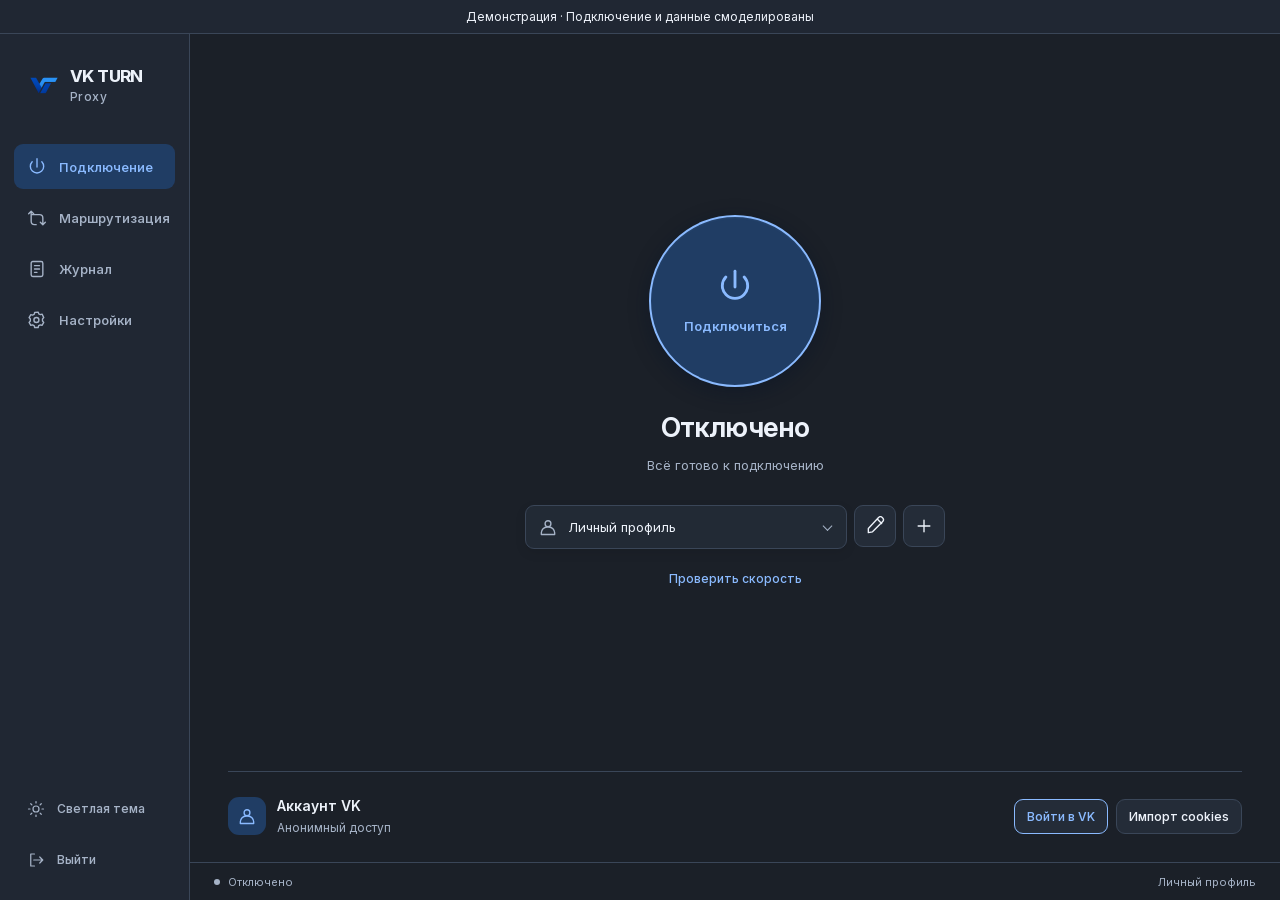
<file: index.html>
<!doctype html>
<html lang="en" data-theme="light">
  <head>
    <meta charset="UTF-8" />
    <meta name="viewport" content="width=device-width, initial-scale=1" />
    <meta name="color-scheme" content="light dark" />
    <title>VK TURN Proxy</title>
    <link rel="icon" href="logo.png" type="image/png" />
    <script>
      try {
        const theme = localStorage.getItem('vkturn.theme');
        if (theme === 'light' || theme === 'dark') document.documentElement.dataset.theme = theme;
      } catch (_) {}
    </script>
    <link rel="preload" href="fonts/InterVariable.woff2" as="font" type="font/woff2" crossorigin />
    <link rel="stylesheet" href="controls.css" />
    <link rel="stylesheet" href="styles.css" />
    <link rel="stylesheet" href="routing.css" />
    <link rel="stylesheet" href="demo.css" />
  </head>
  <body>
    <div class="app-shell">
      <aside class="sidebar">
        <div class="brand">
          <img class="brand-logo" src="logo.png" alt="" width="32" height="32" />
          <div class="brand-name">VK TURN<span>Proxy</span></div>
        </div>
        <nav aria-label="Navigation" data-i18n-aria="navigation">
          <button class="nav-item active" data-page="connection" aria-current="page">
            <span data-icon="power"></span><span data-i18n="connection">Connection</span>
          </button>
          <button class="nav-item" data-page="routing">
            <span data-icon="routing"></span><span data-i18n="routing">Routing</span>
          </button>
          <button class="nav-item" data-page="logs">
            <span data-icon="log"></span><span data-i18n="logs">Log</span>
          </button>
          <button class="nav-item" data-page="settings">
            <span data-icon="settings"></span><span data-i18n="settings">Settings</span>
          </button>
        </nav>
        <div class="sidebar-bottom">
          <button id="theme-toggle" class="nav-item">
            <span id="theme-icon" data-icon="moon"></span><span id="theme-label">Dark theme</span>
          </button>
          <button id="exit" class="nav-item">
            <span data-icon="exit"></span><span data-i18n="exit">Exit</span>
          </button>
        </div>
      </aside>

      <main>
        <div
          id="notifications"
          class="notifications"
          aria-live="polite"
          aria-relevant="additions text"
          data-i18n-aria="notifications"
          aria-label="Notifications"
        ></div>
        <section
          id="connection-page"
          class="page connection-page"
          aria-label="Connection"
          data-i18n-aria="connection"
        >
          <div class="connection-core">
            <button type="button" class="power-orbit" id="power-orbit" disabled aria-label="Connect">
              <span class="power-flash" aria-hidden="true"><span id="power-flash-band"></span></span>
              <span class="power-symbol" data-icon="power" aria-hidden="true"></span>
              <span id="connect-label">Connect</span>
              <span class="orbit-spinner" aria-hidden="true"></span>
            </button>
            <h1 id="connection-status" aria-live="polite">Disconnected</h1>
            <p id="connection-hint" class="status-hint">Select a profile to connect</p>
            <div class="profile-controls">
              <label class="sr-only" for="profile-choice" data-i18n="profile">Profile</label>
              <div class="profile-select">
                <span data-icon="profile"></span
                ><select id="profile-choice">
                  <option value="">Add a profile</option>
                </select>
              </div>
              <button
                id="edit-profile"
                class="icon-button"
                data-i18n-aria="editProfile"
                aria-label="Edit profile"
              >
                <span data-icon="edit"></span>
              </button>
              <button
                id="add-profile"
                class="icon-button"
                data-i18n-aria="addProfile"
                aria-label="Add profile"
              >
                <span data-icon="plus"></span>
              </button>
            </div>
            <button id="speed-open" class="text-button speed-open" data-i18n="speedTitle">Speed test</button>
            <p id="speed-summary" class="speed-summary" hidden></p>
          </div>
          <div class="account-section">
            <div class="account-identity">
              <span class="account-avatar" data-icon="profile"></span>
              <div>
                <h2 data-i18n="vkAccount">VK account</h2>
                <p id="vk-status">Anonymous access</p>
              </div>
            </div>
            <div class="account-actions">
              <button id="vk-login" class="secondary" data-i18n="login">Sign in to VK</button
              ><button id="cookies-open" class="secondary" data-i18n="cookies">Import cookies</button
              ><button id="vk-logout" class="text-button" data-i18n="logout" hidden>Sign out</button>
            </div>
          </div>
        </section>

        <section id="logs-page" class="page" hidden>
          <header class="page-heading">
            <div>
              <h1 data-i18n="logs">Log</h1>
              <p data-i18n="logsHint">Connection events and diagnostics</p>
            </div>
            <button id="clear-logs" class="secondary" data-i18n="clear" hidden>Clear</button>
          </header>
          <div
            id="log-output"
            class="log-output"
            tabindex="0"
            role="region"
            aria-label="Connection log"
            data-i18n-aria="connectionLog"
          >
            <div id="log-lines"></div>
            <p id="logs-empty" class="empty-log" data-i18n="noLogs">Connection events will appear here.</p>
          </div>
          <div class="log-footer">
            <span id="log-count"></span
            ><button id="follow-log" class="text-button" data-i18n="latest" hidden>Go to latest</button>
          </div>
        </section>

        <section id="routing-page" class="page" hidden>
          <header class="page-heading"><h1 data-i18n="routing">Routing</h1></header>
          <label class="field"><span data-i18n="profile">Profile</span><select id="routing-profile"></select></label>
          <p id="routing-empty" class="routing-hint" data-i18n="routingAddProfile" hidden>Add a connection profile first.</p>
          <div id="routing-fields">
            <section class="routing-section">
              <h2 data-i18n="routingMode">Mode</h2>
              <div id="routing-mode" class="segmented-control routing-modes" role="group" data-segmented data-i18n-aria="routingMode" aria-label="Mode">
                <button type="button" data-value="" data-i18n="routingAll">All through VPN</button>
                <button type="button" data-value="exclude" data-i18n="routingExclude">VPN with exceptions</button>
                <button type="button" data-value="include" data-i18n="routingInclude">Selected through VPN</button>
              </div>
              <p id="routing-summary" class="routing-hint"></p>
            </section>
            <section id="routing-rules" class="routing-section">
              <div class="routing-row"><div><h2 data-i18n="routingGeoIP">GeoIP regions</h2><p class="routing-hint" data-i18n="routingGeoIPHint">IP address location by country</p></div><button type="button" class="secondary" data-routing-picker="geoip" data-i18n="routingChooseRegions">Choose regions</button></div>
              <div id="routing-selected-geoip" class="routing-selected"></div>
              <div class="routing-row"><div><h2 data-i18n="routingGeoSite">GeoSite sets</h2><p class="routing-hint" data-i18n="routingGeoSiteHint">Service domains and categories</p></div><button type="button" class="secondary" data-routing-picker="geosite" data-i18n="routingChooseSets">Choose sets</button></div>
              <div id="routing-selected-geosite" class="routing-selected"></div>
              <p class="routing-hint routing-domain-hint" data-i18n="routingDomainHint">Domain rules follow system DNS responses. Apps using their own encrypted DNS or cached addresses may bypass these rules. Routing supports IPv4.</p>
              <label class="field routing-custom"><span data-i18n="routingCustom">Custom domains, IP addresses and subnets</span><textarea id="routing-custom" rows="3" spellcheck="false" placeholder="example.org&#10;192.0.2.0/24&#10;203.0.113.10"></textarea></label>
              <label class="routing-check"><input type="checkbox" id="routing-local" /><span data-i18n="routingLocal">Local network always direct</span></label>
            </section>
            <section class="routing-section">
              <div class="routing-row"><h2 data-i18n="routingDatabases">Database updates</h2><button type="button" id="routing-sync" class="secondary" data-i18n="routingSync">Synchronize</button></div>
              <p class="routing-hint" data-i18n="routingSources">GeoIP and GeoSite from Loyalsoldier</p>
              <div class="routing-row routing-updates"><label class="routing-check"><input type="checkbox" id="routing-auto" /><span data-i18n="routingAuto">Update automatically every day</span></label><span id="routing-updated" class="routing-hint" role="status"></span></div>
            </section>
            <p id="routing-error" class="form-error" role="alert" hidden></p>
            <footer class="routing-footer"><span id="routing-save-hint" class="routing-hint" role="status"></span><button type="button" id="routing-save" class="primary" data-i18n="save">Save</button></footer>
          </div>
        </section>

        <section id="settings-page" class="page" hidden>
          <header class="page-heading">
            <div>
              <h1 data-i18n="settings">Settings</h1>
            </div>
          </header>
          <div class="settings-group">
            <div class="setting-row">
              <div>
                <h2 data-i18n="appearance">Appearance</h2>
                <p data-i18n="appearanceHint">Choose a comfortable palette</p>
              </div>
              <div
                id="theme-choice"
                class="segmented-control theme-options"
                role="group"
                data-segmented
                data-i18n-aria="appearance"
                aria-label="Appearance"
              >
                <button data-theme-choice="light" data-value="light">
                  <span data-icon="sun"></span><span data-i18n="light">Light</span></button
                ><button data-theme-choice="dark" data-value="dark">
                  <span data-icon="moon"></span><span data-i18n="dark">Dark</span>
                </button>
              </div>
            </div>
            <div class="setting-row">
              <label for="language"
                ><h2 data-i18n="language">Language</h2>
                <p data-i18n="languageHint">Applied immediately</p></label
              ><select id="language">
                <option value="en">English</option>
                <option value="ru">Русский</option>
              </select>
            </div>
          </div>
          <div class="settings-group">
            <div class="setting-row">
              <label for="autostart"
                ><h2 data-i18n="autostart">Launch at sign-in</h2>
                <p data-i18n="autostartHint">Open the app when you sign in</p></label
              ><input id="autostart" class="switch" type="checkbox" role="switch" />
            </div>
            <div class="setting-row">
              <div>
                <div class="field-label">
                  <h2 id="handshake-timeouts-label" data-i18n="handshakeTimeouts">Handshake timeouts, s</h2>
                  <span class="help">
                  <button type="button" class="help-button" aria-describedby="handshake-timeouts-help" data-i18n-aria="handshakeTimeouts" aria-label="Handshake timeouts, s"><span aria-hidden="true">i</span></button>
                  <span id="handshake-timeouts-help" class="help-tooltip" role="tooltip" data-i18n="handshakeTimeoutsHelp">Maximum wait for one transport handshake attempt, from 1 to 300 seconds. Applied on the next connection.</span>
                  </span>
                </div>
              </div>
              <div class="timeout-fields" role="group" aria-labelledby="handshake-timeouts-label">
                <label for="srtp-handshake-timeout">SRTP<input id="srtp-handshake-timeout" type="number" min="1" max="300" step="1" required aria-describedby="handshake-timeouts-help" /></label>
                <label for="dtls-handshake-timeout">DTLS<input id="dtls-handshake-timeout" type="number" min="1" max="300" step="1" required aria-describedby="handshake-timeouts-help" /></label>
                <label for="wrapa-handshake-timeout">WRAP-A<input id="wrapa-handshake-timeout" type="number" min="1" max="300" step="1" required aria-describedby="handshake-timeouts-help" /></label>
              </div>
            </div>
            <div class="setting-row">
              <label for="log-limit"
                ><h2 data-i18n="logLimit">Log line limit</h2>
                <p id="log-limit-hint"></p></label
              ><input
                id="log-limit"
                type="number"
                min="100"
                max="10000"
                step="100"
                value="1000"
                aria-describedby="log-limit-hint"
              />
            </div>
          </div>
        </section>
        <footer class="statusbar">
          <span class="status-dot" id="status-dot"></span><span id="footer-status">Disconnected</span
          ><span id="footer-traffic" class="footer-traffic" role="group" data-i18n-aria="liveTraffic" aria-label="Connection traffic" hidden>
            <span id="footer-download" class="footer-metric" role="img"></span>
            <span id="footer-upload" class="footer-metric" role="img"></span>
          </span><span id="footer-profile"></span>
        </footer>
      </main>
    </div>

    <dialog id="speed-dialog" aria-labelledby="speed-title">
      <header class="dialog-heading">
        <h2 id="speed-title" data-i18n="speedTitle">Speed test</h2>
        <button type="button" class="icon-button close-dialog" data-i18n-aria="close" aria-label="Close"><span data-icon="close"></span></button>
      </header>
      <div class="dialog-body">
        <label class="field"><span data-i18n="speedServer">Test server</span><select id="speed-server"></select></label>
        <p class="dialog-description" data-i18n="speedRouteHint">Uses current system routing. With split tunneling, the test server may connect directly.</p>
        <p id="speed-context" class="speed-summary"></p>
        <dl class="speed-results">
          <div>
            <dt id="speed-latency-label" data-i18n="speedLatency">Latency</dt>
            <dd><span id="speed-latency">—</span></dd>
          </div>
          <div>
            <dt id="speed-download-label" data-i18n="speedDownload">Download</dt>
            <dd><span id="speed-download">—</span><div id="speed-download-progress" class="speed-progress" role="progressbar" aria-valuemin="0" aria-valuemax="100" aria-valuenow="0" aria-labelledby="speed-download-label"><span class="speed-progress-fill"></span></div></dd>
          </div>
          <div>
            <dt id="speed-upload-label" data-i18n="speedUpload">Upload</dt>
            <dd><span id="speed-upload">—</span><div id="speed-upload-progress" class="speed-progress" role="progressbar" aria-valuemin="0" aria-valuemax="100" aria-valuenow="0" aria-labelledby="speed-upload-label"><span class="speed-progress-fill"></span></div></dd>
          </div>
        </dl>
        <p id="speed-phase" class="speed-summary" role="status" aria-live="polite"></p>
        <p id="speed-error" class="form-error" role="alert" hidden></p>
      </div>
      <footer class="dialog-footer"><button id="speed-start" type="button" class="primary" data-i18n="speedStart">Start test</button></footer>
    </dialog>

    <dialog id="profile-dialog" aria-labelledby="profile-title">
      <form id="profile-form">
        <header class="dialog-heading">
          <h2 id="profile-title">Connection profile</h2>
          <button type="button" class="icon-button close-dialog" data-i18n-aria="close" aria-label="Close">
            <span data-icon="close"></span>
          </button>
        </header>
        <div class="dialog-body">
          <label class="field"
            ><span data-i18n="profileName">Profile name</span
            ><input
              id="profile-name"
              name="name"
              maxlength="120"
              required
              autocomplete="off"
              data-i18n-placeholder="namePlaceholder"
              placeholder="Personal profile"
          /></label>
          <div
            id="profile-mode"
            class="segmented-control editor-tabs"
            role="group"
            data-segmented
            data-i18n-aria="profileFormat"
            aria-label="Profile format"
          >
            <button type="button" data-mode="link" data-value="link" data-i18n="profileLink">
              Link / JSON</button
            ><button type="button" data-mode="wireguard" data-value="wireguard" data-i18n="wireguard">
              WireGuard + VK call
            </button>
          </div>
          <div id="link-fields">
            <label class="field"
              ><span class="field-heading"
                ><span data-i18n="connectionLink">Connection link or JSON</span
                ><button
                  type="button"
                  class="text-button open-file"
                  data-target="profile-text"
                  data-i18n="openFile"
                >
                  Open file
                </button></span
              ><textarea
                id="profile-text"
                name="profileText"
                rows="5"
                spellcheck="false"
                placeholder="vkturnproxy://import?data=<base64 JSON>"
              ></textarea>
            </label>
          </div>
          <div id="wireguard-fields" hidden>
            <label class="field"
              ><span class="field-heading"
                ><span data-i18n="wgConfig">WireGuard configuration</span
                ><button
                  type="button"
                  class="text-button open-file"
                  data-target="wg-config"
                  data-i18n="openConf"
                >
                  Open .conf
                </button></span
              ><textarea
                id="wg-config"
                name="wgConfig"
                rows="4"
                spellcheck="false"
                placeholder="[Interface]&#10;PrivateKey = …&#10;Address = …&#10;&#10;[Peer]&#10;PublicKey = …&#10;Endpoint = …"
              ></textarea>
            </label>
            <label class="field"
              ><span data-i18n="vkCall">VK call link</span
              ><input
                id="vk-link"
                name="vkLink"
                placeholder="https://vk.com/call/join/…"
                autocomplete="off"
                spellcheck="false"
            /></label>
            <div class="field-pair">
              <label class="field"
                ><span>Endpoint</span
                ><input
                  id="endpoint"
                  name="endpoint"
                  placeholder="1.2.3.4:51820"
                  autocomplete="off"
                  spellcheck="false"
              /></label>
              <div class="field">
                <div class="field-label">
                  <label for="transport" data-i18n="transport">Transport</label>
                  <span class="help">
                    <button
                      type="button"
                      class="help-button"
                      aria-describedby="transport-help"
                      data-i18n-aria="transportHelp"
                      aria-label="Transport help"
                    >
                      <span aria-hidden="true">i</span>
                    </button>
                    <span id="transport-help" class="help-tooltip" role="tooltip" data-i18n="transportHint"
                      >Choose SRTP if the server uses the -srtp flag. Otherwise, choose DTLS.</span
                    >
                  </span>
                </div>
                <select id="transport" aria-describedby="transport-help">
                  <option value="srtp">SRTP</option>
                  <option value="dtls">DTLS</option>
                </select>
              </div>
            </div>
          </div>
          <div class="field">
            <div class="field-label">
              <label for="turn-transport" data-i18n="turnTransport">TURN connection</label>
              <span class="help">
                <button type="button" class="help-button" aria-describedby="turn-transport-help" data-i18n-aria="turnTransport" aria-label="TURN connection"><span aria-hidden="true">i</span></button>
                <span id="turn-transport-help" class="help-tooltip" role="tooltip" data-i18n="turnTransportHint">UDP can reduce latency when the network allows it. Reconnect to apply.</span>
              </span>
            </div>
            <select id="turn-transport" aria-describedby="turn-transport-help">
              <option value="" data-i18n="turnTransportProfile">From profile</option>
              <option value="tcp">TCP</option>
              <option value="udp">UDP</option>
            </select>
          </div>
          <div class="field">
            <div class="field-label">
              <label for="num-connections" data-i18n="numConnections">TURN connections</label>
              <span class="help">
                <button type="button" class="help-button" aria-describedby="num-connections-help" data-i18n-aria="numConnectionsHelp" aria-label="TURN connections help"><span aria-hidden="true">i</span></button>
                <span id="num-connections-help" class="help-tooltip" role="tooltip" data-i18n="numConnectionsHint">Recommended connection count is 30. Each channel uses a separate TURN allocation. Fewer channels reduce quota usage and may reduce speed. Error 486 on the first allocation means the server quota is already exhausted.</span>
              </span>
            </div>
            <input id="num-connections" type="number" min="1" max="120" step="1" value="30" required aria-describedby="num-connections-help" />
          </div>
          <div class="field">
            <div class="field-label">
              <label for="mtu">MTU</label>
              <span class="help">
                <button type="button" class="help-button" aria-describedby="mtu-help" data-i18n-aria="mtuHelp" aria-label="MTU help"><span aria-hidden="true">i</span></button>
                <span id="mtu-help" class="help-tooltip" role="tooltip" data-i18n="mtuHint">Recommended MTU is 1280 bytes. Maximum packet size inside the tunnel in bytes. Reconnect to apply.</span>
              </span>
            </div>
            <input id="mtu" type="number" min="1000" max="1400" step="1" value="1280" aria-describedby="mtu-help" required />
          </div>
          <p id="profile-error" class="form-error" role="alert" hidden></p>
        </div>
        <footer class="dialog-footer">
          <button id="delete-profile" type="button" class="text-button danger" data-i18n="deleteProfile">
            Delete profile</button
          ><span class="spacer"></span
          ><button type="button" class="secondary close-dialog" data-i18n="cancel">Cancel</button
          ><button type="submit" class="primary" data-i18n="save">Save</button>
        </footer>
      </form>
    </dialog>

    <dialog id="routing-picker" aria-labelledby="routing-picker-title">
      <form id="routing-picker-form">
        <header class="dialog-heading"><h2 id="routing-picker-title">GeoIP regions</h2><button type="button" class="icon-button close-dialog" data-i18n-aria="close" aria-label="Close"><span data-icon="close"></span></button></header>
        <div class="dialog-body routing-picker-body">
          <label class="field"><span data-i18n="routingSearch">Search</span><input id="routing-picker-search" type="search" autocomplete="off" data-i18n-placeholder="routingSearchHint" placeholder="Name or code…" /></label>
          <div id="routing-picker-list" role="group" data-i18n-aria="routingAvailable" aria-label="Available sets"></div>
        </div>
        <footer class="dialog-footer"><span id="routing-picker-count" class="routing-hint" aria-live="polite"></span><span class="spacer"></span><button type="button" class="secondary close-dialog" data-i18n="cancel">Cancel</button><button type="submit" class="primary" data-i18n="routingApply">Apply</button></footer>
      </form>
    </dialog>

    <dialog id="cookies-dialog" aria-labelledby="cookies-title">
      <form id="cookies-form">
        <header class="dialog-heading">
          <h2 id="cookies-title" data-i18n="cookies">Import cookies</h2>
          <button type="button" class="icon-button close-dialog" data-i18n-aria="close" aria-label="Close">
            <span data-icon="close"></span>
          </button>
        </header>
        <div class="dialog-body">
          <p class="dialog-description" data-i18n="cookiesHint">
            Paste VK cookies. They will be validated and stored separately from preferences.
          </p>
          <label class="field"
            ><span class="field-heading"
              ><span>Cookies</span
              ><button
                type="button"
                class="text-button open-file"
                data-target="cookies-text"
                data-i18n="openFile"
              >
                Open file
              </button></span
            ><textarea
              id="cookies-text"
              rows="7"
              required
              spellcheck="false"
              autocomplete="off"
              placeholder="remixsid=…; p=…"
            ></textarea>
          </label>
          <p id="cookies-error" class="form-error" role="alert" hidden></p>
        </div>
        <footer class="dialog-footer">
          <span class="spacer"></span
          ><button type="button" class="secondary close-dialog" data-i18n="cancel">Cancel</button
          ><button class="primary" type="submit" data-i18n="import">Import</button>
        </footer>
      </form>
    </dialog>

    <dialog id="confirm-dialog" aria-labelledby="confirm-title">
      <form method="dialog">
        <header class="dialog-heading">
          <h2 id="confirm-title" data-i18n="deleteProfile">Delete profile</h2>
        </header>
        <div class="dialog-body"><p id="confirm-message"></p></div>
        <footer class="dialog-footer">
          <button value="cancel" class="secondary" data-i18n="cancel">Cancel</button
          ><button value="delete" class="primary destructive" data-i18n="delete">Delete</button>
        </footer>
      </form>
    </dialog>
    <input id="profile-file" type="file" accept=".json,.txt,.conf" hidden />
    <script type="module">await import("./demo.js"); await import("./app.js");</script>
  </body>
</html>
</file>
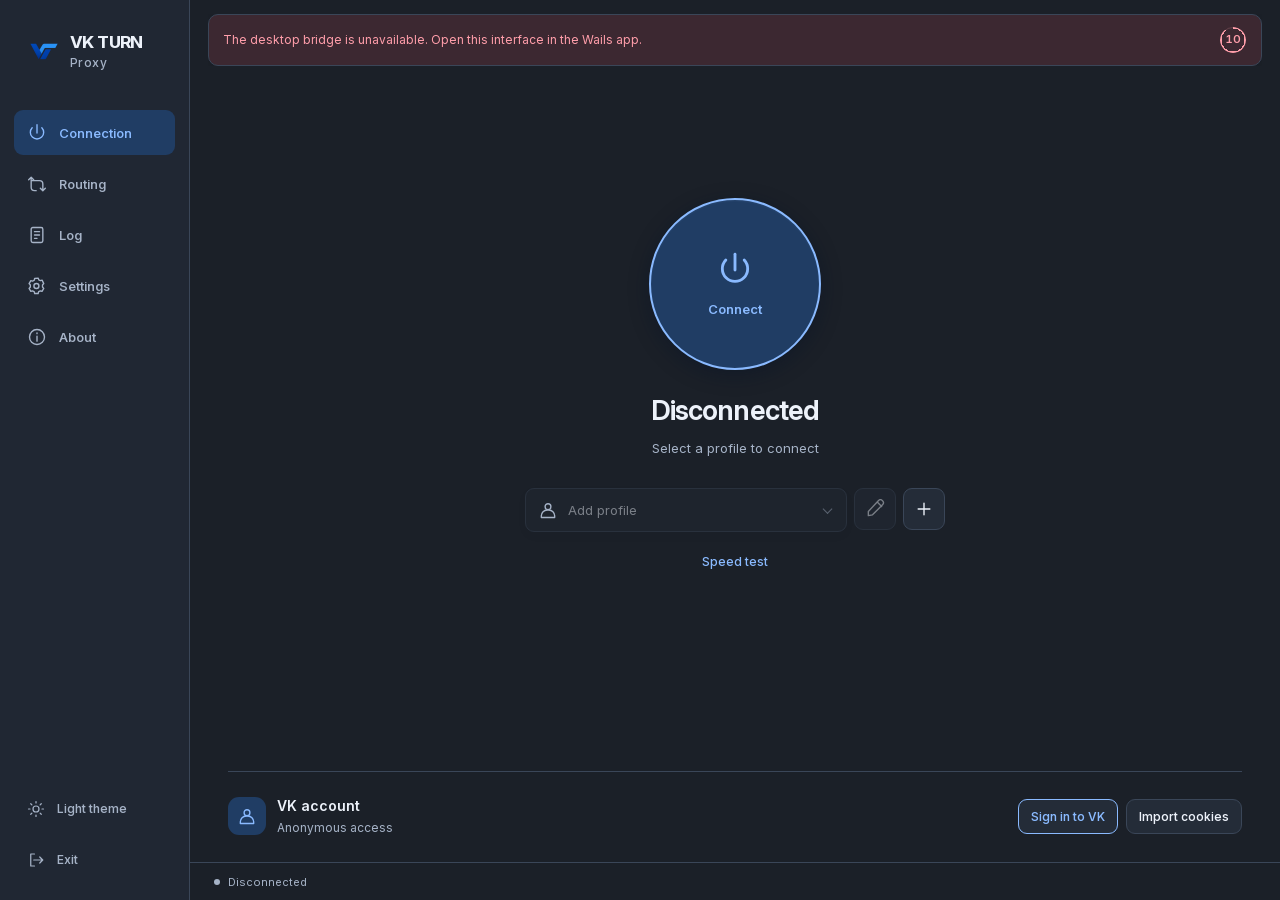
<file: tools/vk-turn-proxy-desktop/frontend/index.html>
<!doctype html>
<html lang="en" data-theme="light">
  <head>
    <meta charset="UTF-8" />
    <meta name="viewport" content="width=device-width, initial-scale=1" />
    <meta name="color-scheme" content="light dark" />
    <title>VK TURN Proxy</title>
    <link rel="icon" href="logo.png" type="image/png" />
    <script>
      try {
        const theme = localStorage.getItem('vkturn.theme');
        if (theme === 'light' || theme === 'dark') document.documentElement.dataset.theme = theme;
      } catch (_) {}
    </script>
    <link rel="preload" href="fonts/InterVariable.woff2" as="font" type="font/woff2" crossorigin />
    <link rel="stylesheet" href="controls.css" />
    <link rel="stylesheet" href="styles.css" />
    <link rel="stylesheet" href="routing.css" />
  </head>
  <body>
    <div class="app-shell">
      <aside class="sidebar">
        <div class="brand">
          <img class="brand-logo" src="logo.png" alt="" width="32" height="32" />
          <div class="brand-name">VK TURN<span>Proxy</span></div>
        </div>
        <nav aria-label="Navigation" data-i18n-aria="navigation">
          <button class="nav-item active" data-page="connection" aria-current="page">
            <span data-icon="power"></span><span data-i18n="connection">Connection</span>
          </button>
          <button class="nav-item" data-page="routing">
            <span data-icon="routing"></span><span data-i18n="routing">Routing</span>
          </button>
          <button class="nav-item" data-page="logs">
            <span data-icon="log"></span><span data-i18n="logs">Log</span>
          </button>
          <button class="nav-item" data-page="settings">
            <span data-icon="settings"></span><span data-i18n="settings">Settings</span>
          </button>
          <button class="nav-item" data-page="about">
            <span data-icon="about"></span><span data-i18n="about">About</span>
          </button>
        </nav>
        <div class="sidebar-bottom">
          <button id="update-notice" class="nav-item update-notice" hidden>
            <span data-icon="arrow"></span><span id="update-notice-label"></span>
          </button>
          <button id="theme-toggle" class="nav-item">
            <span id="theme-icon" data-icon="moon"></span><span id="theme-label">Dark theme</span>
          </button>
          <button id="exit" class="nav-item">
            <span data-icon="exit"></span><span data-i18n="exit">Exit</span>
          </button>
        </div>
      </aside>

      <main>
        <div
          id="notifications"
          class="notifications"
          aria-live="polite"
          aria-relevant="additions text"
          data-i18n-aria="notifications"
          aria-label="Notifications"
        ></div>
        <section
          id="connection-page"
          class="page connection-page"
          aria-label="Connection"
          data-i18n-aria="connection"
        >
          <div class="connection-core">
            <button type="button" class="power-orbit" id="power-orbit" disabled aria-label="Connect">
              <span class="power-flash" aria-hidden="true"><span id="power-flash-band"></span></span>
              <span class="power-symbol" data-icon="power" aria-hidden="true"></span>
              <span id="connect-label">Connect</span>
              <span class="orbit-spinner" aria-hidden="true"></span>
            </button>
            <h1 id="connection-status" aria-live="polite">Disconnected</h1>
            <p id="connection-hint" class="status-hint">Select a profile to connect</p>
            <div class="profile-controls">
              <label class="sr-only" for="profile-choice" data-i18n="profile">Profile</label>
              <div class="profile-select">
                <span data-icon="profile"></span
                ><select id="profile-choice">
                  <option value="">Add a profile</option>
                </select>
              </div>
              <button
                id="edit-profile"
                class="icon-button"
                data-i18n-aria="editProfile"
                aria-label="Edit profile"
              >
                <span data-icon="edit"></span>
              </button>
              <button
                id="add-profile"
                class="icon-button"
                data-i18n-aria="addProfile"
                aria-label="Add profile"
              >
                <span data-icon="plus"></span>
              </button>
            </div>
            <button id="speed-open" class="text-button speed-open" data-i18n="speedTitle">Speed test</button>
            <p id="speed-summary" class="speed-summary" hidden></p>
          </div>
          <div class="account-section">
            <div class="account-identity">
              <span class="account-avatar" data-icon="profile"></span>
              <div>
                <h2 data-i18n="vkAccount">VK account</h2>
                <p id="vk-status">Anonymous access</p>
              </div>
            </div>
            <div class="account-actions">
              <button id="vk-login" class="secondary" data-i18n="login">Sign in to VK</button
              ><button id="cookies-open" class="secondary" data-i18n="cookies">Import cookies</button
              ><button id="vk-logout" class="text-button" data-i18n="logout" hidden>Sign out</button>
            </div>
          </div>
        </section>

        <section id="logs-page" class="page" hidden>
          <header class="page-heading">
            <div>
              <h1 data-i18n="logs">Log</h1>
              <p data-i18n="logsHint">Connection events and diagnostics</p>
            </div>
            <button id="clear-logs" class="secondary" data-i18n="clear" hidden>Clear</button>
          </header>
          <div
            id="log-output"
            class="log-output"
            tabindex="0"
            role="region"
            aria-label="Connection log"
            data-i18n-aria="connectionLog"
          >
            <div id="log-lines"></div>
            <p id="logs-empty" class="empty-log" data-i18n="noLogs">Connection events will appear here.</p>
          </div>
          <div class="log-footer">
            <span id="log-count"></span
            ><button id="follow-log" class="text-button" data-i18n="latest" hidden>Go to latest</button>
          </div>
        </section>

        <section id="routing-page" class="page" hidden>
          <header class="page-heading"><h1 data-i18n="routing">Routing</h1></header>
          <label class="field"><span data-i18n="profile">Profile</span><select id="routing-profile"></select></label>
          <p id="routing-empty" class="routing-hint" data-i18n="routingAddProfile" hidden>Add a connection profile first.</p>
          <div id="routing-fields">
            <section class="routing-section">
              <h2 data-i18n="routingMode">Mode</h2>
              <div id="routing-mode" class="segmented-control routing-modes" role="group" data-segmented data-i18n-aria="routingMode" aria-label="Mode">
                <button type="button" data-value="" data-i18n="routingAll">All through VPN</button>
                <button type="button" data-value="exclude" data-i18n="routingExclude">VPN with exceptions</button>
                <button type="button" data-value="include" data-i18n="routingInclude">Selected through VPN</button>
              </div>
              <p id="routing-summary" class="routing-hint"></p>
            </section>
            <section id="routing-rules" class="routing-section">
              <div class="routing-row"><div><h2 data-i18n="routingGeoIP">GeoIP regions</h2><p class="routing-hint" data-i18n="routingGeoIPHint">IP address location by country</p></div><button type="button" class="secondary" data-routing-picker="geoip" data-i18n="routingChooseRegions">Choose regions</button></div>
              <div id="routing-selected-geoip" class="routing-selected"></div>
              <div class="routing-row"><div><h2 data-i18n="routingGeoSite">GeoSite sets</h2><p class="routing-hint" data-i18n="routingGeoSiteHint">Service domains and categories</p></div><button type="button" class="secondary" data-routing-picker="geosite" data-i18n="routingChooseSets">Choose sets</button></div>
              <div id="routing-selected-geosite" class="routing-selected"></div>
              <p class="routing-hint routing-domain-hint" data-i18n="routingDomainHint">Domain rules follow system DNS responses. Apps using their own encrypted DNS or cached addresses may bypass these rules. Routing supports IPv4.</p>
              <label class="field routing-custom"><span data-i18n="routingCustom">Custom domains, IP addresses and subnets</span><textarea id="routing-custom" rows="3" spellcheck="false" placeholder="example.org&#10;192.0.2.0/24&#10;203.0.113.10"></textarea></label>
              <label class="routing-check"><input type="checkbox" id="routing-local" /><span data-i18n="routingLocal">Local network always direct</span></label>
            </section>
            <section class="routing-section">
              <div class="routing-row"><h2 data-i18n="routingDatabases">Database updates</h2><button type="button" id="routing-sync" class="secondary" data-i18n="routingSync">Synchronize</button></div>
              <p class="routing-hint" data-i18n="routingSources">GeoIP and GeoSite from Loyalsoldier</p>
              <div class="routing-row routing-updates"><label class="routing-check"><input type="checkbox" id="routing-auto" /><span data-i18n="routingAuto">Update automatically every day</span></label><span id="routing-updated" class="routing-hint" role="status"></span></div>
            </section>
            <p id="routing-error" class="form-error" role="alert" hidden></p>
            <footer class="routing-footer"><span id="routing-save-hint" class="routing-hint" role="status"></span><button type="button" id="routing-save" class="primary" data-i18n="save">Save</button></footer>
          </div>
        </section>

        <section id="settings-page" class="page" hidden>
          <header class="page-heading">
            <div>
              <h1 data-i18n="settings">Settings</h1>
            </div>
          </header>
          <div class="settings-group">
            <div class="setting-row">
              <div>
                <h2 data-i18n="appearance">Appearance</h2>
                <p data-i18n="appearanceHint">Choose a comfortable palette</p>
              </div>
              <div
                id="theme-choice"
                class="segmented-control theme-options"
                role="group"
                data-segmented
                data-i18n-aria="appearance"
                aria-label="Appearance"
              >
                <button data-theme-choice="light" data-value="light">
                  <span data-icon="sun"></span><span data-i18n="light">Light</span></button
                ><button data-theme-choice="dark" data-value="dark">
                  <span data-icon="moon"></span><span data-i18n="dark">Dark</span>
                </button>
              </div>
            </div>
            <div class="setting-row">
              <label for="language"
                ><h2 data-i18n="language">Language</h2>
                <p data-i18n="languageHint">Applied immediately</p></label
              ><select id="language">
                <option value="en">English</option>
                <option value="ru">Русский</option>
              </select>
            </div>
          </div>
          <div class="settings-group">
            <div class="setting-row">
              <label for="autostart"
                ><h2 data-i18n="autostart">Launch at sign-in</h2>
                <p data-i18n="autostartHint">Open the app when you sign in</p></label
              ><input id="autostart" class="switch" type="checkbox" role="switch" />
            </div>
            <div class="setting-row">
              <div>
                <div class="field-label">
                  <h2 id="handshake-timeouts-label" data-i18n="handshakeTimeouts">Handshake timeouts, s</h2>
                  <span class="help">
                  <button type="button" class="help-button" aria-describedby="handshake-timeouts-help" data-i18n-aria="handshakeTimeouts" aria-label="Handshake timeouts, s"><span aria-hidden="true">i</span></button>
                  <span id="handshake-timeouts-help" class="help-tooltip" role="tooltip" data-i18n="handshakeTimeoutsHelp">Maximum wait for one transport handshake attempt, from 1 to 300 seconds. Applied on the next connection.</span>
                  </span>
                </div>
              </div>
              <div class="timeout-fields" role="group" aria-labelledby="handshake-timeouts-label">
                <label for="srtp-handshake-timeout">SRTP<input id="srtp-handshake-timeout" type="number" min="1" max="300" step="1" required aria-describedby="handshake-timeouts-help" /></label>
                <label for="dtls-handshake-timeout">DTLS<input id="dtls-handshake-timeout" type="number" min="1" max="300" step="1" required aria-describedby="handshake-timeouts-help" /></label>
                <label for="wrapa-handshake-timeout">WRAP-A<input id="wrapa-handshake-timeout" type="number" min="1" max="300" step="1" required aria-describedby="handshake-timeouts-help" /></label>
              </div>
            </div>
            <div class="setting-row">
              <label for="log-limit"
                ><h2 data-i18n="logLimit">Log line limit</h2>
                <p id="log-limit-hint"></p></label
              ><input
                id="log-limit"
                type="number"
                min="100"
                max="10000"
                step="100"
                value="1000"
                aria-describedby="log-limit-hint"
              />
            </div>
          </div>
          <div class="settings-group">
            <div class="setting-row update-row">
              <div>
                <h2 data-i18n="appUpdates">App updates</h2>
                <p id="app-version"></p>
                <p id="update-status" role="status"></p>
              </div>
              <div class="update-actions">
                <button type="button" id="check-updates" class="secondary" data-i18n="checkUpdates">Check for updates</button>
                <button type="button" id="open-update" class="primary" data-i18n="downloadUpdate" hidden>Download update</button>
              </div>
            </div>
          </div>
        </section>
        <section id="about-page" class="page" hidden>
          <header class="page-heading"><h1 data-i18n="about">About</h1></header>
          <div class="settings-group">
            <div class="setting-row">
              <div><h2>VK TURN Proxy</h2><p data-i18n="sourceCode">Source code on GitHub</p></div>
              <a id="repository-link" class="secondary" href="https://github.com/artemk1337/vk-turn-proxy-desktop" target="_blank" rel="noopener noreferrer">GitHub ↗</a>
            </div>
          </div>
        </section>
        <footer class="statusbar">
          <span class="status-dot" id="status-dot"></span><span id="footer-status">Disconnected</span
          ><span id="footer-traffic" class="footer-traffic" role="group" data-i18n-aria="liveTraffic" aria-label="Connection traffic" hidden>
            <span id="footer-download" class="footer-metric" role="img"></span>
            <span id="footer-upload" class="footer-metric" role="img"></span>
          </span><span id="footer-profile"></span>
        </footer>
      </main>
    </div>

    <dialog id="speed-dialog" aria-labelledby="speed-title">
      <header class="dialog-heading">
        <h2 id="speed-title" data-i18n="speedTitle">Speed test</h2>
        <button type="button" class="icon-button close-dialog" data-i18n-aria="close" aria-label="Close"><span data-icon="close"></span></button>
      </header>
      <div class="dialog-body">
        <label class="field"><span data-i18n="speedServer">Test server</span><select id="speed-server"></select></label>
        <p class="dialog-description" data-i18n="speedRouteHint">Uses current system routing. With split tunneling, the test server may connect directly.</p>
        <p id="speed-context" class="speed-summary"></p>
        <dl class="speed-results">
          <div>
            <dt id="speed-latency-label" data-i18n="speedLatency">Latency</dt>
            <dd><span id="speed-latency">—</span></dd>
          </div>
          <div>
            <dt id="speed-download-label" data-i18n="speedDownload">Download</dt>
            <dd><span id="speed-download">—</span><div id="speed-download-progress" class="speed-progress" role="progressbar" aria-valuemin="0" aria-valuemax="100" aria-valuenow="0" aria-labelledby="speed-download-label"><span class="speed-progress-fill"></span></div></dd>
          </div>
          <div>
            <dt id="speed-upload-label" data-i18n="speedUpload">Upload</dt>
            <dd><span id="speed-upload">—</span><div id="speed-upload-progress" class="speed-progress" role="progressbar" aria-valuemin="0" aria-valuemax="100" aria-valuenow="0" aria-labelledby="speed-upload-label"><span class="speed-progress-fill"></span></div></dd>
          </div>
        </dl>
        <p id="speed-phase" class="speed-summary" role="status" aria-live="polite"></p>
        <p id="speed-error" class="form-error" role="alert" hidden></p>
      </div>
      <footer class="dialog-footer"><button id="speed-start" type="button" class="primary" data-i18n="speedStart">Start test</button></footer>
    </dialog>

    <dialog id="profile-dialog" aria-labelledby="profile-title">
      <form id="profile-form">
        <header class="dialog-heading">
          <h2 id="profile-title">Connection profile</h2>
          <button type="button" class="icon-button close-dialog" data-i18n-aria="close" aria-label="Close">
            <span data-icon="close"></span>
          </button>
        </header>
        <div class="dialog-body">
          <label class="field"
            ><span data-i18n="profileName">Profile name</span
            ><input
              id="profile-name"
              name="name"
              maxlength="120"
              required
              autocomplete="off"
              data-i18n-placeholder="namePlaceholder"
              placeholder="Personal profile"
          /></label>
          <div
            id="profile-mode"
            class="segmented-control editor-tabs"
            role="group"
            data-segmented
            data-i18n-aria="profileFormat"
            aria-label="Profile format"
          >
            <button type="button" data-mode="link" data-value="link" data-i18n="profileLink">
              Link / JSON</button
            ><button type="button" data-mode="wireguard" data-value="wireguard" data-i18n="wireguard">
              WireGuard + VK call
            </button>
          </div>
          <div id="link-fields">
            <label class="field"
              ><span class="field-heading"
                ><span data-i18n="connectionLink">Connection link or JSON</span
                ><button
                  type="button"
                  class="text-button open-file"
                  data-target="profile-text"
                  data-i18n="openFile"
                >
                  Open file
                </button></span
              ><textarea
                id="profile-text"
                name="profileText"
                rows="5"
                spellcheck="false"
                placeholder="vkturnproxy://import?data=<base64 JSON>"
              ></textarea>
            </label>
          </div>
          <div id="wireguard-fields" hidden>
            <label class="field"
              ><span class="field-heading"
                ><span data-i18n="wgConfig">WireGuard configuration</span
                ><button
                  type="button"
                  class="text-button open-file"
                  data-target="wg-config"
                  data-i18n="openConf"
                >
                  Open .conf
                </button></span
              ><textarea
                id="wg-config"
                name="wgConfig"
                rows="4"
                spellcheck="false"
                placeholder="[Interface]&#10;PrivateKey = …&#10;Address = …&#10;&#10;[Peer]&#10;PublicKey = …&#10;Endpoint = …"
              ></textarea>
            </label>
            <label class="field"
              ><span data-i18n="vkCall">VK call link</span
              ><input
                id="vk-link"
                name="vkLink"
                placeholder="https://vk.com/call/join/…"
                autocomplete="off"
                spellcheck="false"
            /></label>
            <div class="field-pair">
              <label class="field"
                ><span>Endpoint</span
                ><input
                  id="endpoint"
                  name="endpoint"
                  placeholder="1.2.3.4:51820"
                  autocomplete="off"
                  spellcheck="false"
              /></label>
              <div class="field">
                <div class="field-label">
                  <label for="transport" data-i18n="transport">Transport</label>
                  <span class="help">
                    <button
                      type="button"
                      class="help-button"
                      aria-describedby="transport-help"
                      data-i18n-aria="transportHelp"
                      aria-label="Transport help"
                    >
                      <span aria-hidden="true">i</span>
                    </button>
                    <span id="transport-help" class="help-tooltip" role="tooltip" data-i18n="transportHint"
                      >Choose SRTP if the server uses the -srtp flag. Otherwise, choose DTLS.</span
                    >
                  </span>
                </div>
                <select id="transport" aria-describedby="transport-help">
                  <option value="srtp">SRTP</option>
                  <option value="dtls">DTLS</option>
                </select>
              </div>
            </div>
          </div>
          <div class="field">
            <div class="field-label">
              <label for="turn-transport" data-i18n="turnTransport">TURN connection</label>
              <span class="help">
                <button type="button" class="help-button" aria-describedby="turn-transport-help" data-i18n-aria="turnTransport" aria-label="TURN connection"><span aria-hidden="true">i</span></button>
                <span id="turn-transport-help" class="help-tooltip" role="tooltip" data-i18n="turnTransportHint">UDP can reduce latency when the network allows it. Reconnect to apply.</span>
              </span>
            </div>
            <select id="turn-transport" aria-describedby="turn-transport-help">
              <option value="" data-i18n="turnTransportProfile">From profile</option>
              <option value="tcp">TCP</option>
              <option value="udp">UDP</option>
            </select>
          </div>
          <div class="field">
            <div class="field-label">
              <label for="num-connections" data-i18n="numConnections">TURN connections</label>
              <span class="help">
                <button type="button" class="help-button" aria-describedby="num-connections-help" data-i18n-aria="numConnectionsHelp" aria-label="TURN connections help"><span aria-hidden="true">i</span></button>
                <span id="num-connections-help" class="help-tooltip" role="tooltip" data-i18n="numConnectionsHint">Recommended connection count is 30. Each channel uses a separate TURN allocation. Fewer channels reduce quota usage and may reduce speed. Error 486 on the first allocation means the server quota is already exhausted.</span>
              </span>
            </div>
            <input id="num-connections" type="number" min="1" max="120" step="1" value="30" required aria-describedby="num-connections-help" />
          </div>
          <div class="field">
            <div class="field-label">
              <label for="mtu">MTU</label>
              <span class="help">
                <button type="button" class="help-button" aria-describedby="mtu-help" data-i18n-aria="mtuHelp" aria-label="MTU help"><span aria-hidden="true">i</span></button>
                <span id="mtu-help" class="help-tooltip" role="tooltip" data-i18n="mtuHint">Recommended MTU is 1280 bytes. Maximum packet size inside the tunnel in bytes. Reconnect to apply.</span>
              </span>
            </div>
            <input id="mtu" type="number" min="1000" max="1400" step="1" value="1280" aria-describedby="mtu-help" required />
          </div>
          <p id="profile-error" class="form-error" role="alert" hidden></p>
        </div>
        <footer class="dialog-footer">
          <button id="delete-profile" type="button" class="text-button danger" data-i18n="deleteProfile">
            Delete profile</button
          ><span class="spacer"></span
          ><button type="button" class="secondary close-dialog" data-i18n="cancel">Cancel</button
          ><button type="submit" class="primary" data-i18n="save">Save</button>
        </footer>
      </form>
    </dialog>

    <dialog id="routing-picker" aria-labelledby="routing-picker-title">
      <form id="routing-picker-form">
        <header class="dialog-heading"><h2 id="routing-picker-title">GeoIP regions</h2><button type="button" class="icon-button close-dialog" data-i18n-aria="close" aria-label="Close"><span data-icon="close"></span></button></header>
        <div class="dialog-body routing-picker-body">
          <label class="field"><span data-i18n="routingSearch">Search</span><input id="routing-picker-search" type="search" autocomplete="off" data-i18n-placeholder="routingSearchHint" placeholder="Name or code…" /></label>
          <div id="routing-picker-list" role="group" data-i18n-aria="routingAvailable" aria-label="Available sets"></div>
        </div>
        <footer class="dialog-footer"><span id="routing-picker-count" class="routing-hint" aria-live="polite"></span><span class="spacer"></span><button type="button" class="secondary close-dialog" data-i18n="cancel">Cancel</button><button type="submit" class="primary" data-i18n="routingApply">Apply</button></footer>
      </form>
    </dialog>

    <dialog id="cookies-dialog" aria-labelledby="cookies-title">
      <form id="cookies-form">
        <header class="dialog-heading">
          <h2 id="cookies-title" data-i18n="cookies">Import cookies</h2>
          <button type="button" class="icon-button close-dialog" data-i18n-aria="close" aria-label="Close">
            <span data-icon="close"></span>
          </button>
        </header>
        <div class="dialog-body">
          <p class="dialog-description" data-i18n="cookiesHint">
            Paste VK cookies. They will be validated and stored separately from preferences.
          </p>
          <label class="field"
            ><span class="field-heading"
              ><span>Cookies</span
              ><button
                type="button"
                class="text-button open-file"
                data-target="cookies-text"
                data-i18n="openFile"
              >
                Open file
              </button></span
            ><textarea
              id="cookies-text"
              rows="7"
              required
              spellcheck="false"
              autocomplete="off"
              placeholder="remixsid=…; p=…"
            ></textarea>
          </label>
          <p id="cookies-error" class="form-error" role="alert" hidden></p>
        </div>
        <footer class="dialog-footer">
          <span class="spacer"></span
          ><button type="button" class="secondary close-dialog" data-i18n="cancel">Cancel</button
          ><button class="primary" type="submit" data-i18n="import">Import</button>
        </footer>
      </form>
    </dialog>

    <dialog id="confirm-dialog" aria-labelledby="confirm-title">
      <form method="dialog">
        <header class="dialog-heading">
          <h2 id="confirm-title" data-i18n="deleteProfile">Delete profile</h2>
        </header>
        <div class="dialog-body"><p id="confirm-message"></p></div>
        <footer class="dialog-footer">
          <button value="cancel" class="secondary" data-i18n="cancel">Cancel</button
          ><button value="delete" class="primary destructive" data-i18n="delete">Delete</button>
        </footer>
      </form>
    </dialog>
    <input id="profile-file" type="file" accept=".json,.txt,.conf" hidden />
    <script type="module" src="app.js"></script>
  </body>
</html>
</file>
<file: controls.css>
:root {
  --motion-fast: 160ms;
  --motion-control: 260ms;
  --motion-ease: cubic-bezier(0.22, 1, 0.36, 1);
}

.dropdown {
  width: 100%;
  position: relative;
}
.dropdown-trigger {
  display: flex;
  align-items: center;
  min-height: 42px;
  width: 100%;
  padding: 10px 34px 10px 12px;
  border: 1px solid var(--border);
  border-radius: 9px;
  color: var(--text);
  background: var(--input);
  text-align: left;
  position: relative;
}
.dropdown-value {
  overflow: hidden;
  text-overflow: ellipsis;
  white-space: nowrap;
}
.dropdown-trigger::after {
  content: '';
  position: absolute;
  right: 15px;
  top: 50%;
  width: 6px;
  height: 6px;
  border-right: 1.5px solid var(--muted);
  border-bottom: 1.5px solid var(--muted);
  transform: translateY(-65%) rotate(45deg);
  transition: transform var(--motion-fast) ease;
}
.dropdown-trigger[aria-expanded='true']::after {
  transform: translateY(-15%) rotate(225deg);
}
.dropdown-trigger:hover:not(:disabled) {
  border-color: var(--muted);
}
.dropdown-menu {
  position: fixed;
  inset: auto;
  margin: 0;
  padding: 5px;
  overflow: auto;
  overscroll-behavior: contain;
  border: 1px solid var(--border);
  border-radius: 10px;
  background: var(--surface);
  color: var(--text);
  box-shadow: 0 10px 30px #00143325;
  z-index: 100;
  animation: dropdown-in var(--motion-fast) var(--motion-ease);
}
.dropdown-option {
  display: flex;
  align-items: center;
  justify-content: space-between;
  gap: 10px;
  min-height: 35px;
  padding: 8px 10px;
  border-radius: 6px;
  font-size: 13px;
  line-height: 1.5;
  cursor: pointer;
  overflow-wrap: anywhere;
}
.dropdown-option.active {
  background: var(--hover);
}
.dropdown-option[aria-selected='true'] {
  background: var(--accent-soft);
  color: var(--accent-text);
}
.dropdown-option[aria-selected='true']::after {
  content: '✓';
  flex-shrink: 0;
}
.dropdown-option[aria-disabled='true'] {
  opacity: 0.45;
  cursor: default;
}
@keyframes dropdown-in {
  from {
    opacity: 0;
    transform: translateY(-4px);
  }
  to {
    opacity: 1;
    transform: none;
  }
}

.field-label {
  display: flex;
  align-items: center;
  gap: 6px;
}
.field-pair .field > :first-child {
  min-height: 20px;
}
.help {
  position: relative;
  display: inline-flex;
  font-weight: 400;
}
.help-button {
  display: grid;
  place-items: center;
  width: 20px;
  height: 20px;
  padding: 2px;
  color: var(--muted);
  border-radius: 50%;
}
.help-button > span {
  display: grid;
  place-items: center;
  width: 15px;
  height: 15px;
  border: 1px solid currentColor;
  border-radius: 50%;
  font-size: 10px;
  font-weight: 600;
  line-height: 1;
}
.help-button:hover,
.help-button:focus-visible {
  color: var(--accent-text);
}
.help-tooltip {
  position: fixed;
  inset: auto;
  margin: 0;
  pointer-events: none;
  z-index: 5;
  width: 245px;
  max-width: calc(100vw - 48px);
  padding: 11px 13px;
  border: 1px solid var(--border);
  border-radius: 9px;
  background: var(--surface);
  color: var(--text);
  box-shadow: var(--shadow);
  font-size: 12px;
  line-height: 1.6;
  font-weight: 400;
  opacity: 0;
  visibility: hidden;
  transform: translateY(4px);
  transition:
    opacity var(--motion-fast) ease,
    transform var(--motion-fast) ease,
    visibility var(--motion-fast);
}
.help-tooltip.is-visible {
  opacity: 1;
  visibility: visible;
  transform: none;
}

.segmented-control {
  --segment-count: 2;
  --selected-index: 0;
  --segment-fill: var(--surface);
  --segment-text: var(--text);
  display: grid;
  grid-template-columns: repeat(var(--segment-count), minmax(0, 1fr));
  position: relative;
  isolation: isolate;
  padding: 4px;
  border: 1px solid var(--border);
  border-radius: 10px;
  background: var(--hover);
}

.segmented-control::before {
  content: '';
  position: absolute;
  z-index: -1;
  inset: 4px auto 4px 4px;
  width: calc((100% - 8px) / var(--segment-count));
  background: var(--segment-fill);
  box-shadow: var(--shadow);
  border-radius: 6px;
  transform: translateX(calc(var(--selected-index) * 100%));
  transition:
    transform var(--motion-control) var(--motion-ease),
    background-color var(--motion-fast) ease,
    box-shadow var(--motion-fast) ease;
  pointer-events: none;
}

.segmented-control > button {
  display: flex;
  align-items: center;
  justify-content: center;
  gap: 6px;
  min-width: 0;
  padding: 9px 11px;
  border-radius: 6px;
  color: var(--muted);
  font-size: 12px;
  transition: color var(--motion-fast) ease;
}

.segmented-control > button:hover:not(:disabled) {
  color: var(--text);
}
.segmented-control > button:active:not(:disabled) {
  transform: none;
}
.segmented-control > button[aria-pressed='true'] {
  color: var(--segment-text);
}
.segmented-control svg {
  width: 15px;
  height: 15px;
}

input[type='checkbox']:not(.switch):not([role='switch']) {
  appearance: none;
  -webkit-appearance: none;
  position: relative;
  flex: 0 0 18px;
  width: 18px;
  height: 18px;
  min-height: 0;
  margin: 0;
  padding: 0;
  border: 1px solid var(--border);
  border-radius: 5px;
  background: var(--input);
  cursor: pointer;
  transition: background-color var(--motion-fast) ease, border-color var(--motion-fast) ease;
}
input[type='checkbox']:not(.switch):not([role='switch']):hover:not(:disabled) {
  border-color: var(--accent);
}
input[type='checkbox']:not(.switch):not([role='switch']):is(:checked, :indeterminate) {
  background: var(--accent);
  border-color: var(--accent);
}
input[type='checkbox']:not(.switch):not([role='switch']):checked::after {
  content: '';
  position: absolute;
  left: 5px;
  top: 2px;
  width: 5px;
  height: 9px;
  border: solid white;
  border-width: 0 2px 2px 0;
  transform: rotate(45deg);
}
input[type='checkbox']:not(.switch):not([role='switch']):indeterminate::after {
  content: '';
  position: absolute;
  left: 3px;
  top: 7px;
  width: 10px;
  height: 2px;
  background: white;
  border: 0;
  transform: none;
}
input[type='checkbox']:not(.switch):not([role='switch']):disabled {
  opacity: 0.45;
  cursor: default;
}
@media (forced-colors: active) {
  input[type='checkbox']:not(.switch):not([role='switch']) {
    appearance: auto;
    -webkit-appearance: auto;
  }
  input[type='checkbox']:not(.switch):not([role='switch'])::after {
    display: none;
  }
}

.switch {
  appearance: none;
  -webkit-appearance: none;
  min-height: 0;
  height: 25px;
  width: 44px;
  padding: 0;
  border: 1px solid var(--border);
  border-radius: 20px;
  background: var(--hover);
  position: relative;
  flex-shrink: 0;
  transition:
    background-color var(--motion-control) ease,
    border-color var(--motion-control) ease,
    box-shadow var(--motion-fast) ease;
}
.switch::after {
  content: '';
  width: 17px;
  height: 17px;
  border-radius: 50%;
  position: absolute;
  left: 3px;
  top: 3px;
  background: var(--muted);
  transition:
    transform var(--motion-control) var(--motion-ease),
    background-color var(--motion-control) ease;
}
.switch:hover:not(:disabled) {
  box-shadow: 0 0 0 3px var(--accent-soft);
}
.switch:checked {
  background: var(--accent);
  border-color: var(--accent);
}
.switch:checked::after {
  transform: translateX(19px);
  background: white;
}
.switch:disabled {
  cursor: default;
  opacity: 0.45;
}

@media (prefers-reduced-motion: reduce) {
  :root {
    --motion-fast: 0.001ms;
    --motion-control: 0.001ms;
  }
}

.theme-transitioning,
.theme-transitioning *,
.theme-transitioning *::before,
.theme-transitioning *::after {
  transition-property: transform, opacity !important;
}

::view-transition-group(root),
::view-transition-old(root) {
  animation: none;
}

::view-transition-old(root),
::view-transition-new(root) {
  mix-blend-mode: normal;
}

::view-transition-new(root) {
  animation: theme-reveal 480ms cubic-bezier(0.22, 1, 0.36, 1) both;
}

@keyframes theme-reveal {
  from {
    clip-path: circle(0 at var(--theme-origin-x) var(--theme-origin-y));
  }
  to {
    clip-path: circle(var(--theme-radius) at var(--theme-origin-x) var(--theme-origin-y));
  }
}
</file>
<file: styles.css>
@font-face {
  font-family: Inter;
  src: url('fonts/InterVariable.woff2') format('woff2');
  font-weight: 100 900;
  font-display: swap;
}

:root {
  font-family: Inter, 'Segoe UI', sans-serif;
  font-size: 14px;
  font-weight: 400;
  font-synthesis: none;
  text-rendering: optimizeLegibility;
  -webkit-font-smoothing: antialiased;
  color-scheme: light;
  --bg: #fcfdff;
  --rail: #f2f7ff;
  --surface: #ffffff;
  --input: #ffffff;
  --hover: #edf3fc;
  --text: #182235;
  --muted: #65738a;
  --border: #dce5f1;
  --accent: #0867e8;
  --accent-hover: #0059ce;
  --accent-soft: #deebff;
  --accent-text: #0861d6;
  --green: #16855b;
  --danger: #b72f43;
  --error-bg: #fff0f1;
  --shadow: 0 4px 12px #233b5e08;
  --orb: var(--accent-soft);
  --orb-text: var(--accent-text);
  --orb-active-text: var(--bg);
  --orb-border: var(--accent-text);
  --orb-connected: var(--accent-text);
  --orb-halo: var(--accent-soft);
  --orb-shadow: 0 5px 14px #174b9220, inset 0 1px 2px #ffffff;
  --overlay: #12213950;
}

:root[data-theme='dark'] {
  color-scheme: dark;
  --bg: #1b2028;
  --rail: #202733;
  --surface: #242c38;
  --input: #222a35;
  --hover: #2c3747;
  --text: #edf2fa;
  --muted: #a6b3c7;
  --border: #3a4658;
  --accent: #176be0;
  --accent-hover: #1262d1;
  --accent-soft: #203d64;
  --accent-text: #8abaff;
  --green: #6cdbac;
  --danger: #ff9eaa;
  --error-bg: #3c2831;
  --shadow: 0 4px 12px #00000015;
  --orb-shadow: 0 5px 20px #07132670, inset 0 1px 2px #8abaff15;
  --overlay: #050a1270;
}

* {
  box-sizing: border-box;
}
[hidden] {
  display: none !important;
}
body {
  margin: 0;
  color: var(--text);
  background: var(--bg);
  transition:
    background-color var(--motion-fast) ease,
    color var(--motion-fast) ease;
}

.sidebar,
.account-avatar,
dialog,
input,
select,
textarea {
  transition:
    background-color var(--motion-fast) ease,
    border-color var(--motion-fast) ease,
    color var(--motion-fast) ease;
}
button,
input,
textarea,
select {
  font: inherit;
}
button,
select,
.switch {
  cursor: pointer;
}
button {
  color: inherit;
  border: 0;
  background: none;
}
button,
input,
select,
textarea {
  -webkit-tap-highlight-color: transparent;
}
button {
  transition:
    background-color 160ms ease,
    color 160ms ease,
    box-shadow 160ms ease,
    transform 160ms ease;
}
button:active:not(:disabled) {
  transform: translateY(1px);
}
button:disabled {
  cursor: default;
  opacity: 0.45;
}
button:focus-visible,
input:focus-visible,
textarea:focus-visible,
select:focus-visible,
[tabindex]:focus-visible {
  outline: 3px solid var(--accent-text);
  outline-offset: 3px;
}
input,
select,
textarea {
  color: var(--text);
  background-color: var(--input);
  border: 1px solid var(--border);
  border-radius: 9px;
  padding: 10px 12px;
  min-height: 42px;
}
select {
  padding-right: 30px;
}
textarea {
  resize: vertical;
  line-height: 1.6;
  min-height: 90px;
  max-height: 230px;
}
input::placeholder,
textarea::placeholder {
  color: var(--muted);
  opacity: 0.85;
}
svg {
  display: block;
  width: 20px;
  height: 20px;
  stroke: currentColor;
  stroke-width: 1.65;
  stroke-linecap: round;
  stroke-linejoin: round;
  fill: none;
}
[data-icon] {
  display: inline-flex;
  align-items: center;
  justify-content: center;
  flex-shrink: 0;
}
.app-shell {
  display: grid;
  grid-template-columns: 190px minmax(0, 1fr);
  height: 100dvh;
  min-height: 480px;
}
.sidebar {
  display: flex;
  flex-direction: column;
  position: relative;
  overflow: hidden;
  padding: 32px 14px 18px;
  background: var(--rail);
  border-right: 1px solid var(--border);
}
.brand {
  display: flex;
  align-items: center;
  gap: 10px;
  padding: 0 14px 40px;
  font-size: 17px;
  font-weight: 750;
  letter-spacing: -0.6px;
  white-space: nowrap;
}
.brand-logo {
  width: 32px;
  height: 32px;
  flex-shrink: 0;
  object-fit: contain;
}
.brand span {
  display: block;
  margin-top: 3px;
  font-size: 12px;
  letter-spacing: 0.4px;
  font-weight: 500;
  color: var(--muted);
}
nav,
.sidebar-bottom {
  display: flex;
  flex-direction: column;
  gap: 6px;
  position: relative;
  z-index: 1;
}
.nav-item {
  display: flex;
  align-items: center;
  gap: 12px;
  min-height: 45px;
  padding: 12px 13px;
  text-align: left;
  border-radius: 9px;
  color: var(--muted);
  font-size: 13px;
  font-weight: 550;
}
.nav-item:hover {
  background: var(--hover);
  color: var(--text);
}
.nav-item.active {
  background: var(--accent-soft);
  color: var(--accent-text);
}
.sidebar-bottom {
  margin-top: auto;
  padding-top: 32px;
}
.sidebar-bottom .nav-item {
  font-size: 12px;
}
.sidebar-bottom svg {
  width: 18px;
  height: 18px;
}
main {
  position: relative;
  display: flex;
  flex-direction: column;
  min-width: 0;
  overflow: hidden;
}
.page {
  flex: 1;
  min-height: 0;
  padding: 34px 38px 0;
  overflow: auto;
  animation: page-in 210ms ease both;
}
.connection-page {
  display: flex;
  flex-direction: column;
}
.connection-core {
  width: min(100%, 420px);
  margin: auto;
  padding: 18px 0 28px;
  text-align: center;
}
.power-orbit {
  width: 156px;
  height: 156px;
  margin: 0 auto 23px;
  position: relative;
  display: flex;
  flex-direction: column;
  align-items: center;
  justify-content: center;
  gap: 12px;
  border: 2px solid var(--orb-border);
  border-radius: 50%;
  background: var(--orb);
  box-shadow: var(--orb-shadow);
  color: var(--orb-text);
  padding: 16px;
  font-size: 13px;
  font-weight: 600;
  line-height: 1.3;
  isolation: isolate;
  transition:
    color 600ms ease,
    box-shadow var(--motion-control) ease,
    background var(--motion-control) ease,
    border-color var(--motion-control) ease,
    transform var(--motion-control) var(--motion-ease);
}
.power-orbit:disabled {
  opacity: 1;
}
.power-orbit:hover:not(:disabled) {
  transform: scale(1.04);
  border-color: var(--orb-text);
}
.power-orbit:active:not(:disabled) {
  transform: scale(0.94);
}
.power-orbit.connected {
  background: var(--orb-connected);
  color: var(--orb-active-text);
  box-shadow:
    0 0 0 7px var(--orb-halo),
    var(--orb-shadow);
}
.power-flash {
  z-index: -1;
  position: absolute;
  inset: 0;
  overflow: hidden;
  border-radius: inherit;
  pointer-events: none;
}
#power-flash-band {
  position: absolute;
  inset: 0;
  background: linear-gradient(110deg, transparent 30%, #ffffffa0 50%, transparent 70%);
  opacity: 0;
}
.power-ambient {
  position: absolute;
  inset: -5px;
  pointer-events: none;
}
.power-ambient > span {
  position: absolute;
  inset: 0;
  transform: rotate(var(--angle));
}
.power-dot {
  position: absolute;
  left: 100%;
  top: 50%;
  width: 4px;
  height: 4px;
  margin: -2px;
  border-radius: 50%;
  background: var(--orb-text);
  opacity: 0;
}
.power-burst-dot {
  width: 5px;
  height: 5px;
  margin: -2.5px;
}
.power-symbol svg {
  width: 38px;
  height: 38px;
  stroke-width: 1.8;
}
.orbit-spinner {
  position: absolute;
  inset: -7px;
  border-radius: 50%;
  border: 3px solid transparent;
  border-top-color: var(--orb-text);
  border-right-color: var(--orb-text);
  pointer-events: none;
  opacity: 0;
}
.power-orbit.busy {
  color: var(--orb-text);
}
.power-orbit.busy .orbit-spinner {
  opacity: 1;
  animation: spin 1.3s linear infinite;
}

h1,
h2,
p {
  margin: 0;
}
h1 {
  font-size: 27px;
  line-height: 1.3;
  font-weight: 650;
  letter-spacing: -0.9px;
}
h2 {
  font-size: 14px;
  font-weight: 600;
  line-height: 1.5;
}
.status-hint {
  min-height: 22px;
  margin: 9px 0 28px;
  color: var(--muted);
  font-size: 13px;
  line-height: 1.6;
}
.profile-controls {
  display: flex;
  gap: 7px;
  text-align: left;
}
.profile-select {
  position: relative;
  flex: 1;
  min-width: 0;
}
.profile-select > [data-icon] {
  z-index: 1;
  position: absolute;
  left: 13px;
  top: 12px;
  color: var(--muted);
  pointer-events: none;
}
.profile-select .dropdown-trigger {
  width: 100%;
  height: 44px;
  padding-left: 42px;
  font-size: 13px;
  box-shadow: var(--shadow);
  text-overflow: ellipsis;
}
.icon-button {
  width: 42px;
  height: 42px;
  padding: 10px;
  display: inline-flex;
  align-items: center;
  justify-content: center;
  border: 1px solid var(--border);
  border-radius: 9px;
  background: var(--surface);
  flex-shrink: 0;
}
.icon-button:hover {
  background: var(--hover);
}
.primary,
.secondary {
  display: inline-flex;
  align-items: center;
  justify-content: center;
  gap: 10px;
  border-radius: 9px;
  min-height: 40px;
  padding: 10px 17px;
  font-size: 13px;
  font-weight: 550;
  white-space: nowrap;
}
.primary {
  background: var(--accent);
  color: #fff;
  box-shadow: 0 3px 8px #0867e817;
  border: 1px solid transparent;
}
.primary:hover:not(:disabled) {
  background: var(--accent-hover);
  box-shadow: 0 4px 12px #0867e82e;
}
.secondary {
  background: var(--surface);
  border: 1px solid var(--border);
}
.secondary:hover:not(:disabled) {
  background: var(--hover);
}
.account-section {
  display: flex;
  flex-wrap: wrap;
  align-items: center;
  justify-content: space-between;
  gap: 16px;
  padding: 23px 0 25px;
  border-top: 1px solid var(--border);
}
.account-identity {
  display: flex;
  align-items: center;
  gap: 11px;
}
.account-avatar {
  width: 38px;
  height: 38px;
  background: var(--accent-soft);
  color: var(--accent-text);
  border-radius: 11px;
}
.account-identity p {
  font-size: 12px;
  color: var(--muted);
  margin-top: 3px;
  line-height: 1.5;
}
.account-actions {
  display: flex;
  gap: 8px;
  flex-wrap: wrap;
}
.account-actions button {
  padding: 8px 12px;
  min-height: 35px;
  font-size: 12px;
}
.account-actions #vk-login {
  color: var(--accent-text);
  border-color: var(--accent-text);
}
.statusbar {
  display: flex;
  align-items: center;
  gap: 8px;
  flex-shrink: 0;
  height: 38px;
  padding: 0 24px;
  border-top: 1px solid var(--border);
  color: var(--muted);
  font-size: 11px;
}
.footer-traffic {
  display: flex;
  align-items: center;
  gap: 12px;
  margin-left: 8px;
  white-space: nowrap;
  font-variant-numeric: tabular-nums;
}
.footer-metric { display: inline-block; }
.status-dot {
  width: 6px;
  height: 6px;
  border-radius: 50%;
  background: var(--muted);
}
.status-dot.connected {
  background: var(--green);
}
.status-dot.busy {
  background: var(--accent);
}
#footer-profile {
  margin-left: auto;
  overflow: hidden;
  text-overflow: ellipsis;
  white-space: nowrap;
  max-width: 40%;
  min-width: 0;
}
.page-heading {
  display: flex;
  align-items: center;
  justify-content: space-between;
  gap: 20px;
  margin-bottom: 30px;
}
.page-heading h1 {
  font-size: 24px;
}
.page-heading p {
  color: var(--muted);
  font-size: 12px;
  margin-top: 7px;
  line-height: 1.5;
}
#logs-page {
  display: flex;
  flex-direction: column;
  padding-bottom: 14px;
}
.log-output {
  background: var(--surface);
  border: 1px solid var(--border);
  border-radius: 11px;
  min-height: 150px;
  flex: 1;
  padding: 16px;
  overflow: auto;
  overflow-anchor: none;
  scroll-behavior: auto;
  font-family: 'Cascadia Code', Consolas, 'DejaVu Sans Mono', monospace;
  font-size: 11px;
  line-height: 1.8;
  overflow-wrap: anywhere;
}
#log-lines {
  white-space: pre-wrap;
}
.empty-log {
  color: var(--muted);
  font-family: Inter, sans-serif;
  white-space: normal;
}
.log-footer {
  min-height: 36px;
  display: flex;
  align-items: center;
  justify-content: space-between;
  padding-top: 9px;
  color: var(--muted);
  font-size: 11px;
}
.text-button {
  padding: 6px 2px;
  color: var(--accent-text);
  font-size: 12px;
  font-weight: 500;
  border-radius: 3px;
}
.text-button:hover {
  text-decoration: underline;
}
.settings-group {
  border-top: 1px solid var(--border);
}
.settings-group + .settings-group {
  border-top: 0;
}
.setting-row {
  display: flex;
  align-items: center;
  justify-content: space-between;
  gap: 24px;
  padding: 22px 0;
  border-bottom: 1px solid var(--border);
}
.setting-row p {
  font-size: 11px;
  color: var(--muted);
  line-height: 1.6;
  margin-top: 5px;
}
.setting-row .dropdown {
  width: 160px;
  flex-shrink: 0;
}
.setting-row .dropdown-trigger {
  font-size: 12px;
}
.setting-row input[type='number'] {
  width: 110px;
}
.timeout-fields {
  display: flex;
  gap: 10px;
  flex-shrink: 0;
}
.timeout-fields label {
  display: grid;
  gap: 6px;
  color: var(--muted);
  font-size: 11px;
}
.setting-row .timeout-fields input {
  width: 76px;
}
.theme-options {
  --segment-fill: var(--accent-soft);
  --segment-text: var(--accent-text);
  background: var(--surface);
}
.notifications {
  position: absolute;
  inset: 14px 18px auto;
  z-index: 20;
  display: flex;
  flex-direction: column;
  gap: 8px;
  max-height: min(40vh, 260px);
  overflow: auto;
  pointer-events: none;
}
.notification {
  display: flex;
  align-items: center;
  gap: 12px;
  background: var(--error-bg);
  color: var(--danger);
  border: 1px solid var(--border);
  border-radius: 10px;
  box-shadow: var(--shadow);
  padding: 11px 14px;
  font-size: 12px;
  line-height: 1.6;
  flex-shrink: 0;
  pointer-events: auto;
  animation: notification-in var(--motion-control) var(--motion-ease) both;
}
.notification-message {
  flex: 1;
  min-width: 0;
  white-space: pre-line;
  overflow-wrap: anywhere;
}
.notification-count {
  font-size: 11px;
  white-space: nowrap;
}
.notification .notification-close {
  position: relative;
  border: none;
  background: none;
  width: 28px;
  height: 28px;
  padding: 0;
  font-size: 24px;
  font-weight: 400;
}
.notification-countdown,
.notification-dismiss-icon {
  position: absolute;
  inset: 0;
  display: grid;
  place-items: center;
  transition:
    opacity var(--motion-fast) ease,
    transform var(--motion-fast) ease;
}
.notification-countdown::before {
  content: '';
  position: absolute;
  inset: 1px;
  border: 1.5px solid currentColor;
  border-radius: 50%;
  opacity: 0.2;
}
.notification-ring {
  position: absolute;
  inset: 1px;
  border-radius: 50%;
  background: conic-gradient(currentColor calc(var(--remaining, 1) * 1turn), transparent 0);
  -webkit-mask-image: radial-gradient(farthest-side, transparent calc(100% - 1.5px), #000 calc(100% - 1.5px));
  mask-image: radial-gradient(farthest-side, transparent calc(100% - 1.5px), #000 calc(100% - 1.5px));
}
.notification-seconds {
  font-size: 11px;
  font-weight: 600;
  font-variant-numeric: tabular-nums;
}
.notification-dismiss-icon {
  opacity: 0;
  transform: scale(0.8);
}
.notification-dismiss-icon::before,
.notification-dismiss-icon::after {
  content: '';
  position: absolute;
  top: 50%;
  left: 50%;
  width: 14px;
  height: 1.5px;
  border-radius: 1px;
  background: currentColor;
  transform: translate(-50%, -50%) rotate(45deg);
}
.notification-dismiss-icon::after {
  transform: translate(-50%, -50%) rotate(-45deg);
}
.notification:hover .notification-countdown,
.notification:focus-within .notification-countdown {
  opacity: 0;
  transform: scale(0.8);
}
.notification:hover .notification-dismiss-icon,
.notification:focus-within .notification-dismiss-icon {
  opacity: 1;
  transform: scale(1);
}
@keyframes notification-in {
  from {
    opacity: 0;
    transform: translateY(-6px);
  }
  to {
    opacity: 1;
    transform: none;
  }
}
dialog {
  color: var(--text);
  background: var(--bg);
  border: 1px solid var(--border);
  border-radius: 15px;
  width: min(540px, calc(100vw - 32px));
  max-height: calc(100dvh - 40px);
  padding: 0;
  box-shadow: 0 20px 90px #00143330;
}
dialog[open] {
  animation: dialog-in 180ms ease-out;
}
dialog::backdrop {
  background: var(--overlay);
  backdrop-filter: blur(4px);
}
.dialog-heading {
  display: flex;
  align-items: center;
  justify-content: space-between;
  padding: 20px 24px 16px;
  border-bottom: 1px solid var(--border);
}
.dialog-heading h2 {
  font-size: 17px;
  font-weight: 650;
  letter-spacing: -0.4px;
}
.dialog-heading .icon-button {
  width: 28px;
  height: 28px;
  padding: 4px;
  border: none;
  background: none;
  color: var(--muted);
}
.dialog-body {
  padding: 20px 24px;
}
.field {
  display: flex;
  flex-direction: column;
  gap: 8px;
  margin-bottom: 15px;
  font-size: 12px;
  font-weight: 500;
}
.field input,
.field .dropdown-trigger,
.field textarea {
  width: 100%;
  font-size: 12px;
  font-weight: 400;
}
.field textarea {
  font-family: 'Cascadia Code', Consolas, 'DejaVu Sans Mono', monospace;
  font-size: 11px;
}
.field-heading {
  display: flex;
  align-items: center;
  justify-content: space-between;
  min-height: 25px;
  gap: 10px;
}
.field-heading .text-button {
  font-size: 11px;
}
.field-pair {
  display: grid;
  grid-template-columns: 1fr 120px;
  gap: 12px;
}
.editor-tabs {
  margin-bottom: 18px;
}
.dialog-footer {
  display: flex;
  align-items: center;
  justify-content: flex-end;
  gap: 10px;
  padding: 16px 24px;
  border-top: 1px solid var(--border);
}
.spacer {
  flex: 1;
}
.danger,
.form-error {
  color: var(--danger);
}
.destructive {
  background: #ad2940;
}
.destructive:hover:not(:disabled) {
  background: #922036;
}
.form-error {
  font-size: 12px;
  line-height: 1.6;
  padding: 8px 0;
}
.dialog-description {
  color: var(--muted);
  font-size: 12px;
  line-height: 1.7;
  margin-bottom: 20px;
}
#confirm-message {
  font-size: 13px;
  line-height: 1.7;
  overflow-wrap: anywhere;
}
.sr-only {
  position: absolute;
  width: 1px;
  height: 1px;
  padding: 0;
  margin: -1px;
  overflow: hidden;
  clip: rect(0, 0, 0, 0);
  white-space: nowrap;
  border: 0;
}
@keyframes page-in {
  from {
    opacity: 0;
    transform: translateY(5px);
  }
  to {
    opacity: 1;
    transform: none;
  }
}
@keyframes dialog-in {
  from {
    opacity: 0;
    transform: translateY(8px) scale(0.985);
  }
  to {
    opacity: 1;
    transform: none;
  }
}
@keyframes spin {
  to {
    transform: rotate(360deg);
  }
}
@media (min-height: 700px) {
  .connection-core {
    padding-bottom: 50px;
  }
  .power-orbit {
    width: 172px;
    height: 172px;
  }
}
@media (max-width: 800px) {
  .app-shell {
    grid-template-columns: 170px minmax(0, 1fr);
  }
  .page {
    padding-left: 26px;
    padding-right: 26px;
  }
  .account-section {
    align-items: flex-start;
    gap: 13px;
  }
  .account-actions {
    padding-left: 49px;
  }
}
@media (max-width: 580px) {
  .app-shell {
    grid-template-columns: 64px minmax(0, 1fr);
  }
  .sidebar {
    padding-left: 8px;
    padding-right: 8px;
  }
  .brand {
    justify-content: center;
    gap: 0;
    padding: 0 0 30px;
    text-align: center;
    font-size: 10px;
    letter-spacing: -0.4px;
    white-space: normal;
  }
  .brand-name {
    display: none;
  }
  .nav-item {
    justify-content: center;
    padding: 12px;
  }
  .nav-item > span:last-child {
    display: none;
  }
  .page {
    padding: 22px 18px 0;
  }
  .account-actions {
    padding-left: 0;
  }
  .account-section {
    padding: 17px 0;
  }
  h1 {
    font-size: 23px;
  }
  .setting-row {
    gap: 12px;
    flex-wrap: wrap;
  }
  .theme-options button {
    padding: 8px;
  }
  .page-heading {
    margin-bottom: 22px;
  }
  .dialog-footer {
    padding: 14px;
    gap: 8px;
  }
  .dialog-body {
    padding: 18px;
  }
  .dialog-heading {
    padding: 16px 18px;
  }
}
@media (prefers-reduced-motion: reduce) {
  *,
  *::before,
  *::after {
    animation-duration: 0.001ms !important;
    animation-iteration-count: 1 !important;
    transition-duration: 0.001ms !important;
    scroll-behavior: auto !important;
  }
  .power-flash,
  .power-ambient {
    display: none;
  }
  .power-orbit.busy .orbit-spinner {
    border-color: var(--orb-text);
    border-style: dashed;
  }
}

.speed-open { margin-top: 16px; }
.speed-summary { color: var(--muted); font-size: 12px; line-height: 1.5; }
.speed-results { display: grid; grid-template-columns: repeat(3, minmax(0, 1fr)); gap: 12px; margin: 24px 0; }
.speed-results div { min-width: 0; }
.speed-results dt { color: var(--muted); font-size: 12px; margin-bottom: 8px; }
.speed-results dd { margin: 0; font-size: 20px; font-weight: 600; font-variant-numeric: tabular-nums; overflow-wrap: anywhere; }

.speed-progress {
  height: 6px;
  margin-top: 12px;
  overflow: hidden;
  border-radius: 3px;
  background: var(--border);
}
.speed-progress-fill {
  display: block;
  width: 100%;
  height: 100%;
  border-radius: inherit;
  background: var(--accent-text);
  transform: scaleX(0);
  transform-origin: left;
}
@media (forced-colors: active) {
  .speed-progress { border: 1px solid CanvasText; background: Canvas; }
  .speed-progress-fill { background: Highlight; }
}
</file>
<file: routing.css>
.routing-section {
  padding: 20px 0;
  border-bottom: 1px solid var(--border);
}
.routing-section h2 {
  font-size: 13px;
  font-weight: 600;
}
.routing-modes {
  margin: 12px 0 10px;
}
.routing-hint {
  color: var(--muted);
  font-size: 12px;
  line-height: 1.6;
}
.routing-row,
.routing-footer {
  display: flex;
  align-items: center;
  justify-content: space-between;
  flex-wrap: wrap;
  gap: 12px;
}
.routing-row .routing-hint {
  margin-top: 3px;
}
.routing-row > [data-routing-picker] {
  width: 160px;
  min-height: 42px;
  flex-shrink: 0;
}
.routing-selected {
  display: flex;
  flex-wrap: wrap;
  gap: 7px;
  margin: 12px 0 20px;
  color: var(--muted);
  font-size: 12px;
}
.routing-tag {
  display: inline-flex;
  align-items: center;
  gap: 7px;
  padding: 5px 9px;
  border-radius: 6px;
  background: var(--accent-soft);
  color: var(--accent-text);
  overflow-wrap: anywhere;
  text-align: left;
}
.routing-tag-remove {
  position: relative;
  width: 10px;
  height: 10px;
  flex-shrink: 0;
  opacity: 0;
  transition: opacity var(--motion-fast) ease;
}
.routing-tag-remove::before,
.routing-tag-remove::after {
  content: '';
  position: absolute;
  top: 4px;
  left: 0;
  width: 10px;
  height: 1.5px;
  border-radius: 1px;
  background: currentColor;
  transform: rotate(45deg);
}
.routing-tag-remove::after {
  transform: rotate(-45deg);
}
.routing-tag:hover:not(:disabled) .routing-tag-remove,
.routing-tag:focus-visible .routing-tag-remove {
  opacity: 1;
}
@media (hover: none) {
  .routing-tag-remove {
    opacity: 1;
  }
}
.routing-check {
  display: flex;
  align-items: center;
  gap: 9px;
  min-height: 30px;
  font-size: 12px;
  cursor: pointer;
}
.routing-domain-hint {
  margin: 0 0 18px;
}
.routing-updates {
  margin-top: 12px;
}
.routing-footer {
  padding: 20px 0 26px;
}
.routing-picker-body {
  min-height: 240px;
  max-height: min(440px, calc(100dvh - 210px));
  overflow: auto;
  overscroll-behavior: contain;
}
.routing-picker-group {
  margin: 20px 0 7px;
  color: var(--muted);
  font-size: 12px;
  font-weight: 500;
}
.routing-picker-option {
  display: flex;
  align-items: center;
  gap: 12px;
  width: 100%;
  min-height: 43px;
  padding: 9px 11px;
  margin: 3px 0;
  border-radius: 7px;
  text-align: left;
  font-size: 12px;
}
.routing-picker-option:hover:not(:disabled) {
  background: var(--hover);
}
.routing-picker-option[aria-pressed='true'] {
  color: var(--accent-text);
  background: var(--accent-soft);
}
.routing-picker-name {
  flex: 1;
  overflow-wrap: anywhere;
}
.routing-picker-code {
  color: var(--muted);
  max-width: 50%;
  overflow-wrap: anywhere;
  font-size: 11px;
}
.routing-picker-mark {
  width: 16px;
  flex-shrink: 0;
  text-align: center;
}
@media (max-width: 800px) {
  .routing-modes > button {
    padding: 9px 5px;
    font-size: 11px;
  }
}
</file>
<file: demo.css>
#demo-banner {
  height: 34px;
  display: flex;
  align-items: center;
  justify-content: center;
  padding: 0 12px;
  background: var(--rail);
  color: var(--text, #e8edf5);
  border-bottom: 1px solid var(--border, #364253);
  font-size: 12px;
  text-align: center;
}

.app-shell { height: calc(100dvh - 34px); }
</file>
<file: tools/vk-turn-proxy-desktop/frontend/controls.css>
:root {
  --motion-fast: 160ms;
  --motion-control: 260ms;
  --motion-ease: cubic-bezier(0.22, 1, 0.36, 1);
}

.dropdown {
  width: 100%;
  position: relative;
}
.dropdown-trigger {
  display: flex;
  align-items: center;
  min-height: 42px;
  width: 100%;
  padding: 10px 34px 10px 12px;
  border: 1px solid var(--border);
  border-radius: 9px;
  color: var(--text);
  background: var(--input);
  text-align: left;
  position: relative;
}
.dropdown-value {
  overflow: hidden;
  text-overflow: ellipsis;
  white-space: nowrap;
}
.dropdown-trigger::after {
  content: '';
  position: absolute;
  right: 15px;
  top: 50%;
  width: 6px;
  height: 6px;
  border-right: 1.5px solid var(--muted);
  border-bottom: 1.5px solid var(--muted);
  transform: translateY(-65%) rotate(45deg);
  transition: transform var(--motion-fast) ease;
}
.dropdown-trigger[aria-expanded='true']::after {
  transform: translateY(-15%) rotate(225deg);
}
.dropdown-trigger:hover:not(:disabled) {
  border-color: var(--muted);
}
.dropdown-menu {
  position: fixed;
  inset: auto;
  margin: 0;
  padding: 5px;
  overflow: auto;
  overscroll-behavior: contain;
  border: 1px solid var(--border);
  border-radius: 10px;
  background: var(--surface);
  color: var(--text);
  box-shadow: 0 10px 30px #00143325;
  z-index: 100;
  animation: dropdown-in var(--motion-fast) var(--motion-ease);
}
.dropdown-option {
  display: flex;
  align-items: center;
  justify-content: space-between;
  gap: 10px;
  min-height: 35px;
  padding: 8px 10px;
  border-radius: 6px;
  font-size: 13px;
  line-height: 1.5;
  cursor: pointer;
  overflow-wrap: anywhere;
}
.dropdown-option.active {
  background: var(--hover);
}
.dropdown-option[aria-selected='true'] {
  background: var(--accent-soft);
  color: var(--accent-text);
}
.dropdown-option[aria-selected='true']::after {
  content: '✓';
  flex-shrink: 0;
}
.dropdown-option[aria-disabled='true'] {
  opacity: 0.45;
  cursor: default;
}
@keyframes dropdown-in {
  from {
    opacity: 0;
    transform: translateY(-4px);
  }
  to {
    opacity: 1;
    transform: none;
  }
}

.field-label {
  display: flex;
  align-items: center;
  gap: 6px;
}
.field-pair .field > :first-child {
  min-height: 20px;
}
.help {
  position: relative;
  display: inline-flex;
  font-weight: 400;
}
.help-button {
  display: grid;
  place-items: center;
  width: 20px;
  height: 20px;
  padding: 2px;
  color: var(--muted);
  border-radius: 50%;
}
.help-button > span {
  display: grid;
  place-items: center;
  width: 15px;
  height: 15px;
  border: 1px solid currentColor;
  border-radius: 50%;
  font-size: 10px;
  font-weight: 600;
  line-height: 1;
}
.help-button:hover,
.help-button:focus-visible {
  color: var(--accent-text);
}
.help-tooltip {
  position: fixed;
  inset: auto;
  margin: 0;
  pointer-events: none;
  z-index: 5;
  width: 245px;
  max-width: calc(100vw - 48px);
  padding: 11px 13px;
  border: 1px solid var(--border);
  border-radius: 9px;
  background: var(--surface);
  color: var(--text);
  box-shadow: var(--shadow);
  font-size: 12px;
  line-height: 1.6;
  font-weight: 400;
  opacity: 0;
  visibility: hidden;
  transform: translateY(4px);
  transition:
    opacity var(--motion-fast) ease,
    transform var(--motion-fast) ease,
    visibility var(--motion-fast);
}
.help-tooltip.is-visible {
  opacity: 1;
  visibility: visible;
  transform: none;
}

.segmented-control {
  --segment-count: 2;
  --selected-index: 0;
  --segment-fill: var(--surface);
  --segment-text: var(--text);
  display: grid;
  grid-template-columns: repeat(var(--segment-count), minmax(0, 1fr));
  position: relative;
  isolation: isolate;
  padding: 4px;
  border: 1px solid var(--border);
  border-radius: 10px;
  background: var(--hover);
}

.segmented-control::before {
  content: '';
  position: absolute;
  z-index: -1;
  inset: 4px auto 4px 4px;
  width: calc((100% - 8px) / var(--segment-count));
  background: var(--segment-fill);
  box-shadow: var(--shadow);
  border-radius: 6px;
  transform: translateX(calc(var(--selected-index) * 100%));
  transition:
    transform var(--motion-control) var(--motion-ease),
    background-color var(--motion-fast) ease,
    box-shadow var(--motion-fast) ease;
  pointer-events: none;
}

.segmented-control > button {
  display: flex;
  align-items: center;
  justify-content: center;
  gap: 6px;
  min-width: 0;
  padding: 9px 11px;
  border-radius: 6px;
  color: var(--muted);
  font-size: 12px;
  transition: color var(--motion-fast) ease;
}

.segmented-control > button:hover:not(:disabled) {
  color: var(--text);
}
.segmented-control > button:active:not(:disabled) {
  transform: none;
}
.segmented-control > button[aria-pressed='true'] {
  color: var(--segment-text);
}
.segmented-control svg {
  width: 15px;
  height: 15px;
}

input[type='checkbox']:not(.switch):not([role='switch']) {
  appearance: none;
  -webkit-appearance: none;
  position: relative;
  flex: 0 0 18px;
  width: 18px;
  height: 18px;
  min-height: 0;
  margin: 0;
  padding: 0;
  border: 1px solid var(--border);
  border-radius: 5px;
  background: var(--input);
  cursor: pointer;
  transition: background-color var(--motion-fast) ease, border-color var(--motion-fast) ease;
}
input[type='checkbox']:not(.switch):not([role='switch']):hover:not(:disabled) {
  border-color: var(--accent);
}
input[type='checkbox']:not(.switch):not([role='switch']):is(:checked, :indeterminate) {
  background: var(--accent);
  border-color: var(--accent);
}
input[type='checkbox']:not(.switch):not([role='switch']):checked::after {
  content: '';
  position: absolute;
  left: 5px;
  top: 2px;
  width: 5px;
  height: 9px;
  border: solid white;
  border-width: 0 2px 2px 0;
  transform: rotate(45deg);
}
input[type='checkbox']:not(.switch):not([role='switch']):indeterminate::after {
  content: '';
  position: absolute;
  left: 3px;
  top: 7px;
  width: 10px;
  height: 2px;
  background: white;
  border: 0;
  transform: none;
}
input[type='checkbox']:not(.switch):not([role='switch']):disabled {
  opacity: 0.45;
  cursor: default;
}
@media (forced-colors: active) {
  input[type='checkbox']:not(.switch):not([role='switch']) {
    appearance: auto;
    -webkit-appearance: auto;
  }
  input[type='checkbox']:not(.switch):not([role='switch'])::after {
    display: none;
  }
}

.switch {
  appearance: none;
  -webkit-appearance: none;
  min-height: 0;
  height: 25px;
  width: 44px;
  padding: 0;
  border: 1px solid var(--border);
  border-radius: 20px;
  background: var(--hover);
  position: relative;
  flex-shrink: 0;
  transition:
    background-color var(--motion-control) ease,
    border-color var(--motion-control) ease,
    box-shadow var(--motion-fast) ease;
}
.switch::after {
  content: '';
  width: 17px;
  height: 17px;
  border-radius: 50%;
  position: absolute;
  left: 3px;
  top: 3px;
  background: var(--muted);
  transition:
    transform var(--motion-control) var(--motion-ease),
    background-color var(--motion-control) ease;
}
.switch:hover:not(:disabled) {
  box-shadow: 0 0 0 3px var(--accent-soft);
}
.switch:checked {
  background: var(--accent);
  border-color: var(--accent);
}
.switch:checked::after {
  transform: translateX(19px);
  background: white;
}
.switch:disabled {
  cursor: default;
  opacity: 0.45;
}

@media (prefers-reduced-motion: reduce) {
  :root {
    --motion-fast: 0.001ms;
    --motion-control: 0.001ms;
  }
}

.theme-transitioning,
.theme-transitioning *,
.theme-transitioning *::before,
.theme-transitioning *::after {
  transition-property: transform, opacity !important;
}

::view-transition-group(root),
::view-transition-old(root) {
  animation: none;
}

::view-transition-old(root),
::view-transition-new(root) {
  mix-blend-mode: normal;
}

::view-transition-new(root) {
  animation: theme-reveal 480ms cubic-bezier(0.22, 1, 0.36, 1) both;
}

@keyframes theme-reveal {
  from {
    clip-path: circle(0 at var(--theme-origin-x) var(--theme-origin-y));
  }
  to {
    clip-path: circle(var(--theme-radius) at var(--theme-origin-x) var(--theme-origin-y));
  }
}
</file>
<file: tools/vk-turn-proxy-desktop/frontend/styles.css>
@font-face {
  font-family: Inter;
  src: url('fonts/InterVariable.woff2') format('woff2');
  font-weight: 100 900;
  font-display: swap;
}

:root {
  font-family: Inter, 'Segoe UI', sans-serif;
  font-size: 14px;
  font-weight: 400;
  font-synthesis: none;
  text-rendering: optimizeLegibility;
  -webkit-font-smoothing: antialiased;
  color-scheme: light;
  --bg: #fcfdff;
  --rail: #f2f7ff;
  --surface: #ffffff;
  --input: #ffffff;
  --hover: #edf3fc;
  --text: #182235;
  --muted: #65738a;
  --border: #dce5f1;
  --accent: #0867e8;
  --accent-hover: #0059ce;
  --accent-soft: #deebff;
  --accent-text: #0861d6;
  --green: #16855b;
  --danger: #b72f43;
  --error-bg: #fff0f1;
  --shadow: 0 4px 12px #233b5e08;
  --orb: var(--accent-soft);
  --orb-text: var(--accent-text);
  --orb-active-text: var(--bg);
  --orb-border: var(--accent-text);
  --orb-connected: var(--accent-text);
  --orb-halo: var(--accent-soft);
  --orb-shadow: 0 5px 14px #174b9220, inset 0 1px 2px #ffffff;
  --overlay: #12213950;
}

:root[data-theme='dark'] {
  color-scheme: dark;
  --bg: #1b2028;
  --rail: #202733;
  --surface: #242c38;
  --input: #222a35;
  --hover: #2c3747;
  --text: #edf2fa;
  --muted: #a6b3c7;
  --border: #3a4658;
  --accent: #176be0;
  --accent-hover: #1262d1;
  --accent-soft: #203d64;
  --accent-text: #8abaff;
  --green: #6cdbac;
  --danger: #ff9eaa;
  --error-bg: #3c2831;
  --shadow: 0 4px 12px #00000015;
  --orb-shadow: 0 5px 20px #07132670, inset 0 1px 2px #8abaff15;
  --overlay: #050a1270;
}

* {
  box-sizing: border-box;
}
[hidden] {
  display: none !important;
}
body {
  margin: 0;
  color: var(--text);
  background: var(--bg);
  transition:
    background-color var(--motion-fast) ease,
    color var(--motion-fast) ease;
}

.sidebar,
.account-avatar,
dialog,
input,
select,
textarea {
  transition:
    background-color var(--motion-fast) ease,
    border-color var(--motion-fast) ease,
    color var(--motion-fast) ease;
}
button,
input,
textarea,
select {
  font: inherit;
}
button,
select,
.switch {
  cursor: pointer;
}
button {
  color: inherit;
  border: 0;
  background: none;
}
button,
input,
select,
textarea {
  -webkit-tap-highlight-color: transparent;
}
button {
  transition:
    background-color 160ms ease,
    color 160ms ease,
    box-shadow 160ms ease,
    transform 160ms ease;
}
button:active:not(:disabled) {
  transform: translateY(1px);
}
button:disabled {
  cursor: default;
  opacity: 0.45;
}
button:focus-visible,
input:focus-visible,
textarea:focus-visible,
select:focus-visible,
[tabindex]:focus-visible {
  outline: 3px solid var(--accent-text);
  outline-offset: 3px;
}
input,
select,
textarea {
  color: var(--text);
  background-color: var(--input);
  border: 1px solid var(--border);
  border-radius: 9px;
  padding: 10px 12px;
  min-height: 42px;
}
select {
  padding-right: 30px;
}
textarea {
  resize: vertical;
  line-height: 1.6;
  min-height: 90px;
  max-height: 230px;
}
input::placeholder,
textarea::placeholder {
  color: var(--muted);
  opacity: 0.85;
}
svg {
  display: block;
  width: 20px;
  height: 20px;
  stroke: currentColor;
  stroke-width: 1.65;
  stroke-linecap: round;
  stroke-linejoin: round;
  fill: none;
}
[data-icon] {
  display: inline-flex;
  align-items: center;
  justify-content: center;
  flex-shrink: 0;
}
.app-shell {
  display: grid;
  grid-template-columns: 190px minmax(0, 1fr);
  height: 100dvh;
  min-height: 480px;
}
.sidebar {
  display: flex;
  flex-direction: column;
  position: relative;
  overflow: hidden;
  padding: 32px 14px 18px;
  background: var(--rail);
  border-right: 1px solid var(--border);
}
.brand {
  display: flex;
  align-items: center;
  gap: 10px;
  padding: 0 14px 40px;
  font-size: 17px;
  font-weight: 750;
  letter-spacing: -0.6px;
  white-space: nowrap;
}
.brand-logo {
  width: 32px;
  height: 32px;
  flex-shrink: 0;
  object-fit: contain;
}
.brand span {
  display: block;
  margin-top: 3px;
  font-size: 12px;
  letter-spacing: 0.4px;
  font-weight: 500;
  color: var(--muted);
}
nav,
.sidebar-bottom {
  display: flex;
  flex-direction: column;
  gap: 6px;
  position: relative;
  z-index: 1;
}
.nav-item {
  display: flex;
  align-items: center;
  gap: 12px;
  min-height: 45px;
  padding: 12px 13px;
  text-align: left;
  border-radius: 9px;
  color: var(--muted);
  font-size: 13px;
  font-weight: 550;
}
.nav-item:hover {
  background: var(--hover);
  color: var(--text);
}
.nav-item.active {
  background: var(--accent-soft);
  color: var(--accent-text);
}
.sidebar-bottom {
  margin-top: auto;
  padding-top: 32px;
}
.sidebar-bottom .nav-item {
  font-size: 12px;
}
.sidebar-bottom svg {
  width: 18px;
  height: 18px;
}
main {
  position: relative;
  display: flex;
  flex-direction: column;
  min-width: 0;
  overflow: hidden;
}
.page {
  flex: 1;
  min-height: 0;
  padding: 34px 38px 0;
  overflow: auto;
  animation: page-in 210ms ease both;
}
.connection-page {
  display: flex;
  flex-direction: column;
}
.connection-core {
  width: min(100%, 420px);
  margin: auto;
  padding: 18px 0 28px;
  text-align: center;
}
.power-orbit {
  width: 156px;
  height: 156px;
  margin: 0 auto 23px;
  position: relative;
  display: flex;
  flex-direction: column;
  align-items: center;
  justify-content: center;
  gap: 12px;
  border: 2px solid var(--orb-border);
  border-radius: 50%;
  background: var(--orb);
  box-shadow: var(--orb-shadow);
  color: var(--orb-text);
  padding: 16px;
  font-size: 13px;
  font-weight: 600;
  line-height: 1.3;
  isolation: isolate;
  transition:
    color 600ms ease,
    box-shadow var(--motion-control) ease,
    background var(--motion-control) ease,
    border-color var(--motion-control) ease,
    transform var(--motion-control) var(--motion-ease);
}
.power-orbit:disabled {
  opacity: 1;
}
.power-orbit:hover:not(:disabled) {
  transform: scale(1.04);
  border-color: var(--orb-text);
}
.power-orbit:active:not(:disabled) {
  transform: scale(0.94);
}
.power-orbit.connected {
  background: var(--orb-connected);
  color: var(--orb-active-text);
  box-shadow:
    0 0 0 7px var(--orb-halo),
    var(--orb-shadow);
}
.power-flash {
  z-index: -1;
  position: absolute;
  inset: 0;
  overflow: hidden;
  border-radius: inherit;
  pointer-events: none;
}
#power-flash-band {
  position: absolute;
  inset: 0;
  background: linear-gradient(110deg, transparent 30%, #ffffffa0 50%, transparent 70%);
  opacity: 0;
}
.power-ambient {
  position: absolute;
  inset: -5px;
  pointer-events: none;
}
.power-ambient > span {
  position: absolute;
  inset: 0;
  transform: rotate(var(--angle));
}
.power-dot {
  position: absolute;
  left: 100%;
  top: 50%;
  width: 4px;
  height: 4px;
  margin: -2px;
  border-radius: 50%;
  background: var(--orb-text);
  opacity: 0;
}
.power-burst-dot {
  width: 5px;
  height: 5px;
  margin: -2.5px;
}
.power-symbol svg {
  width: 38px;
  height: 38px;
  stroke-width: 1.8;
}
.orbit-spinner {
  position: absolute;
  inset: -7px;
  border-radius: 50%;
  border: 3px solid transparent;
  border-top-color: var(--orb-text);
  border-right-color: var(--orb-text);
  pointer-events: none;
  opacity: 0;
}
.power-orbit.busy {
  color: var(--orb-text);
}
.power-orbit.busy .orbit-spinner {
  opacity: 1;
  animation: spin 1.3s linear infinite;
}

h1,
h2,
p {
  margin: 0;
}
h1 {
  font-size: 27px;
  line-height: 1.3;
  font-weight: 650;
  letter-spacing: -0.9px;
}
h2 {
  font-size: 14px;
  font-weight: 600;
  line-height: 1.5;
}
.status-hint {
  min-height: 22px;
  margin: 9px 0 28px;
  color: var(--muted);
  font-size: 13px;
  line-height: 1.6;
}
.profile-controls {
  display: flex;
  gap: 7px;
  text-align: left;
}
.profile-select {
  position: relative;
  flex: 1;
  min-width: 0;
}
.profile-select > [data-icon] {
  z-index: 1;
  position: absolute;
  left: 13px;
  top: 12px;
  color: var(--muted);
  pointer-events: none;
}
.profile-select .dropdown-trigger {
  width: 100%;
  height: 44px;
  padding-left: 42px;
  font-size: 13px;
  box-shadow: var(--shadow);
  text-overflow: ellipsis;
}
.icon-button {
  width: 42px;
  height: 42px;
  padding: 10px;
  display: inline-flex;
  align-items: center;
  justify-content: center;
  border: 1px solid var(--border);
  border-radius: 9px;
  background: var(--surface);
  flex-shrink: 0;
}
.icon-button:hover {
  background: var(--hover);
}
.primary,
.secondary {
  display: inline-flex;
  align-items: center;
  justify-content: center;
  gap: 10px;
  border-radius: 9px;
  min-height: 40px;
  padding: 10px 17px;
  font-size: 13px;
  font-weight: 550;
  white-space: nowrap;
}
.primary {
  background: var(--accent);
  color: #fff;
  box-shadow: 0 3px 8px #0867e817;
  border: 1px solid transparent;
}
.primary:hover:not(:disabled) {
  background: var(--accent-hover);
  box-shadow: 0 4px 12px #0867e82e;
}
.secondary {
  background: var(--surface);
  border: 1px solid var(--border);
}
.secondary:hover:not(:disabled) {
  background: var(--hover);
}
.account-section {
  display: flex;
  flex-wrap: wrap;
  align-items: center;
  justify-content: space-between;
  gap: 16px;
  padding: 23px 0 25px;
  border-top: 1px solid var(--border);
}
.account-identity {
  display: flex;
  align-items: center;
  gap: 11px;
}
.account-avatar {
  width: 38px;
  height: 38px;
  background: var(--accent-soft);
  color: var(--accent-text);
  border-radius: 11px;
}
.account-identity p {
  font-size: 12px;
  color: var(--muted);
  margin-top: 3px;
  line-height: 1.5;
}
.account-actions {
  display: flex;
  gap: 8px;
  flex-wrap: wrap;
}
.account-actions button {
  padding: 8px 12px;
  min-height: 35px;
  font-size: 12px;
}
.account-actions #vk-login {
  color: var(--accent-text);
  border-color: var(--accent-text);
}
.statusbar {
  display: flex;
  align-items: center;
  gap: 8px;
  flex-shrink: 0;
  height: 38px;
  padding: 0 24px;
  border-top: 1px solid var(--border);
  color: var(--muted);
  font-size: 11px;
}
.footer-traffic {
  display: flex;
  align-items: center;
  gap: 12px;
  margin-left: 8px;
  white-space: nowrap;
  font-variant-numeric: tabular-nums;
}
.footer-metric { display: inline-block; }
.status-dot {
  width: 6px;
  height: 6px;
  border-radius: 50%;
  background: var(--muted);
}
.status-dot.connected {
  background: var(--green);
}
.status-dot.busy {
  background: var(--accent);
}
#footer-profile {
  margin-left: auto;
  overflow: hidden;
  text-overflow: ellipsis;
  white-space: nowrap;
  max-width: 40%;
  min-width: 0;
}
.page-heading {
  display: flex;
  align-items: center;
  justify-content: space-between;
  gap: 20px;
  margin-bottom: 30px;
}
.page-heading h1 {
  font-size: 24px;
}
.page-heading p {
  color: var(--muted);
  font-size: 12px;
  margin-top: 7px;
  line-height: 1.5;
}
#logs-page {
  display: flex;
  flex-direction: column;
  padding-bottom: 14px;
}
.log-output {
  background: var(--surface);
  border: 1px solid var(--border);
  border-radius: 11px;
  min-height: 150px;
  flex: 1;
  padding: 16px;
  overflow: auto;
  overflow-anchor: none;
  scroll-behavior: auto;
  font-family: 'Cascadia Code', Consolas, 'DejaVu Sans Mono', monospace;
  font-size: 11px;
  line-height: 1.8;
  overflow-wrap: anywhere;
}
#log-lines {
  white-space: pre-wrap;
}
.empty-log {
  color: var(--muted);
  font-family: Inter, sans-serif;
  white-space: normal;
}
.log-footer {
  min-height: 36px;
  display: flex;
  align-items: center;
  justify-content: space-between;
  padding-top: 9px;
  color: var(--muted);
  font-size: 11px;
}
.text-button {
  padding: 6px 2px;
  color: var(--accent-text);
  font-size: 12px;
  font-weight: 500;
  border-radius: 3px;
}
.text-button:hover {
  text-decoration: underline;
}
.settings-group {
  border-top: 1px solid var(--border);
}
.settings-group + .settings-group {
  border-top: 0;
}
.setting-row {
  display: flex;
  align-items: center;
  justify-content: space-between;
  gap: 24px;
  padding: 22px 0;
  border-bottom: 1px solid var(--border);
}
.setting-row p {
  font-size: 11px;
  color: var(--muted);
  line-height: 1.6;
  margin-top: 5px;
}
.setting-row .dropdown {
  width: 160px;
  flex-shrink: 0;
}
.setting-row .dropdown-trigger {
  font-size: 12px;
}
.setting-row input[type='number'] {
  width: 110px;
}
.timeout-fields {
  display: flex;
  gap: 10px;
  flex-shrink: 0;
}
.timeout-fields label {
  display: grid;
  gap: 6px;
  color: var(--muted);
  font-size: 11px;
}
.setting-row .timeout-fields input {
  width: 76px;
}
.theme-options {
  --segment-fill: var(--accent-soft);
  --segment-text: var(--accent-text);
  background: var(--surface);
}
.update-actions {
  display: flex;
  flex-wrap: wrap;
  justify-content: flex-end;
  gap: 8px;
  max-width: 260px;
}
.update-row > div:first-child {
  min-width: 0;
}
#update-status {
  overflow-wrap: anywhere;
}
.update-actions button {
  white-space: normal;
}
.update-notice {
  color: var(--accent-text);
  background: var(--accent-soft);
  overflow-wrap: anywhere;
}
.update-notice span:last-child {
  min-width: 0;
  line-height: 1.5;
}
.notifications {
  position: absolute;
  inset: 14px 18px auto;
  z-index: 20;
  display: flex;
  flex-direction: column;
  gap: 8px;
  max-height: min(40vh, 260px);
  overflow: auto;
  pointer-events: none;
}
.notification {
  display: flex;
  align-items: center;
  gap: 12px;
  background: var(--error-bg);
  color: var(--danger);
  border: 1px solid var(--border);
  border-radius: 10px;
  box-shadow: var(--shadow);
  padding: 11px 14px;
  font-size: 12px;
  line-height: 1.6;
  flex-shrink: 0;
  pointer-events: auto;
  animation: notification-in var(--motion-control) var(--motion-ease) both;
}
.notification-message {
  flex: 1;
  min-width: 0;
  white-space: pre-line;
  overflow-wrap: anywhere;
}
.notification-count {
  font-size: 11px;
  white-space: nowrap;
}
.notification .notification-close {
  position: relative;
  border: none;
  background: none;
  width: 28px;
  height: 28px;
  padding: 0;
  font-size: 24px;
  font-weight: 400;
}
.notification-countdown,
.notification-dismiss-icon {
  position: absolute;
  inset: 0;
  display: grid;
  place-items: center;
  transition:
    opacity var(--motion-fast) ease,
    transform var(--motion-fast) ease;
}
.notification-countdown::before {
  content: '';
  position: absolute;
  inset: 1px;
  border: 1.5px solid currentColor;
  border-radius: 50%;
  opacity: 0.2;
}
.notification-ring {
  position: absolute;
  inset: 1px;
  border-radius: 50%;
  background: conic-gradient(currentColor calc(var(--remaining, 1) * 1turn), transparent 0);
  -webkit-mask-image: radial-gradient(farthest-side, transparent calc(100% - 1.5px), #000 calc(100% - 1.5px));
  mask-image: radial-gradient(farthest-side, transparent calc(100% - 1.5px), #000 calc(100% - 1.5px));
}
.notification-seconds {
  font-size: 11px;
  font-weight: 600;
  font-variant-numeric: tabular-nums;
}
.notification-dismiss-icon {
  opacity: 0;
  transform: scale(0.8);
}
.notification-dismiss-icon::before,
.notification-dismiss-icon::after {
  content: '';
  position: absolute;
  top: 50%;
  left: 50%;
  width: 14px;
  height: 1.5px;
  border-radius: 1px;
  background: currentColor;
  transform: translate(-50%, -50%) rotate(45deg);
}
.notification-dismiss-icon::after {
  transform: translate(-50%, -50%) rotate(-45deg);
}
.notification:hover .notification-countdown,
.notification:focus-within .notification-countdown {
  opacity: 0;
  transform: scale(0.8);
}
.notification:hover .notification-dismiss-icon,
.notification:focus-within .notification-dismiss-icon {
  opacity: 1;
  transform: scale(1);
}
@keyframes notification-in {
  from {
    opacity: 0;
    transform: translateY(-6px);
  }
  to {
    opacity: 1;
    transform: none;
  }
}
dialog {
  color: var(--text);
  background: var(--bg);
  border: 1px solid var(--border);
  border-radius: 15px;
  width: min(540px, calc(100vw - 32px));
  max-height: calc(100dvh - 40px);
  padding: 0;
  box-shadow: 0 20px 90px #00143330;
}
dialog[open] {
  animation: dialog-in 180ms ease-out;
}
dialog::backdrop {
  background: var(--overlay);
  backdrop-filter: blur(4px);
}
.dialog-heading {
  display: flex;
  align-items: center;
  justify-content: space-between;
  padding: 20px 24px 16px;
  border-bottom: 1px solid var(--border);
}
.dialog-heading h2 {
  font-size: 17px;
  font-weight: 650;
  letter-spacing: -0.4px;
}
.dialog-heading .icon-button {
  width: 28px;
  height: 28px;
  padding: 4px;
  border: none;
  background: none;
  color: var(--muted);
}
.dialog-body {
  padding: 20px 24px;
}
.field {
  display: flex;
  flex-direction: column;
  gap: 8px;
  margin-bottom: 15px;
  font-size: 12px;
  font-weight: 500;
}
.field input,
.field .dropdown-trigger,
.field textarea {
  width: 100%;
  font-size: 12px;
  font-weight: 400;
}
.field textarea {
  font-family: 'Cascadia Code', Consolas, 'DejaVu Sans Mono', monospace;
  font-size: 11px;
}
.field-heading {
  display: flex;
  align-items: center;
  justify-content: space-between;
  min-height: 25px;
  gap: 10px;
}
.field-heading .text-button {
  font-size: 11px;
}
.field-pair {
  display: grid;
  grid-template-columns: 1fr 120px;
  gap: 12px;
}
.editor-tabs {
  margin-bottom: 18px;
}
.dialog-footer {
  display: flex;
  align-items: center;
  justify-content: flex-end;
  gap: 10px;
  padding: 16px 24px;
  border-top: 1px solid var(--border);
}
.spacer {
  flex: 1;
}
.danger,
.form-error {
  color: var(--danger);
}
.destructive {
  background: #ad2940;
}
.destructive:hover:not(:disabled) {
  background: #922036;
}
.form-error {
  font-size: 12px;
  line-height: 1.6;
  padding: 8px 0;
}
.dialog-description {
  color: var(--muted);
  font-size: 12px;
  line-height: 1.7;
  margin-bottom: 20px;
}
#confirm-message {
  font-size: 13px;
  line-height: 1.7;
  overflow-wrap: anywhere;
}
.sr-only {
  position: absolute;
  width: 1px;
  height: 1px;
  padding: 0;
  margin: -1px;
  overflow: hidden;
  clip: rect(0, 0, 0, 0);
  white-space: nowrap;
  border: 0;
}
@keyframes page-in {
  from {
    opacity: 0;
    transform: translateY(5px);
  }
  to {
    opacity: 1;
    transform: none;
  }
}
@keyframes dialog-in {
  from {
    opacity: 0;
    transform: translateY(8px) scale(0.985);
  }
  to {
    opacity: 1;
    transform: none;
  }
}
@keyframes spin {
  to {
    transform: rotate(360deg);
  }
}
@media (min-height: 700px) {
  .connection-core {
    padding-bottom: 50px;
  }
  .power-orbit {
    width: 172px;
    height: 172px;
  }
}
@media (max-width: 800px) {
  .app-shell {
    grid-template-columns: 170px minmax(0, 1fr);
  }
  .page {
    padding-left: 26px;
    padding-right: 26px;
  }
  .account-section {
    align-items: flex-start;
    gap: 13px;
  }
  .account-actions {
    padding-left: 49px;
  }
}
@media (max-width: 580px) {
  .app-shell {
    grid-template-columns: 64px minmax(0, 1fr);
  }
  .sidebar {
    padding-left: 8px;
    padding-right: 8px;
  }
  .brand {
    justify-content: center;
    gap: 0;
    padding: 0 0 30px;
    text-align: center;
    font-size: 10px;
    letter-spacing: -0.4px;
    white-space: normal;
  }
  .brand-name {
    display: none;
  }
  .nav-item {
    justify-content: center;
    padding: 12px;
  }
  .nav-item > span:last-child {
    display: none;
  }
  .page {
    padding: 22px 18px 0;
  }
  .account-actions {
    padding-left: 0;
  }
  .account-section {
    padding: 17px 0;
  }
  h1 {
    font-size: 23px;
  }
  .setting-row {
    gap: 12px;
    flex-wrap: wrap;
  }
  .theme-options button {
    padding: 8px;
  }
  .page-heading {
    margin-bottom: 22px;
  }
  .dialog-footer {
    padding: 14px;
    gap: 8px;
  }
  .dialog-body {
    padding: 18px;
  }
  .dialog-heading {
    padding: 16px 18px;
  }
}
@media (prefers-reduced-motion: reduce) {
  *,
  *::before,
  *::after {
    animation-duration: 0.001ms !important;
    animation-iteration-count: 1 !important;
    transition-duration: 0.001ms !important;
    scroll-behavior: auto !important;
  }
  .power-flash,
  .power-ambient {
    display: none;
  }
  .power-orbit.busy .orbit-spinner {
    border-color: var(--orb-text);
    border-style: dashed;
  }
}

.speed-open { margin-top: 16px; }
.speed-summary { color: var(--muted); font-size: 12px; line-height: 1.5; }
.speed-results { display: grid; grid-template-columns: repeat(3, minmax(0, 1fr)); gap: 12px; margin: 24px 0; }
.speed-results div { min-width: 0; }
.speed-results dt { color: var(--muted); font-size: 12px; margin-bottom: 8px; }
.speed-results dd { margin: 0; font-size: 20px; font-weight: 600; font-variant-numeric: tabular-nums; overflow-wrap: anywhere; }

.speed-progress {
  height: 6px;
  margin-top: 12px;
  overflow: hidden;
  border-radius: 3px;
  background: var(--border);
}
.speed-progress-fill {
  display: block;
  width: 100%;
  height: 100%;
  border-radius: inherit;
  background: var(--accent-text);
  transform: scaleX(0);
  transform-origin: left;
}
@media (forced-colors: active) {
  .speed-progress { border: 1px solid CanvasText; background: Canvas; }
  .speed-progress-fill { background: Highlight; }
}

#repository-link {
  color: var(--text);
  text-decoration: none;
  white-space: nowrap;
}
</file>
<file: tools/vk-turn-proxy-desktop/frontend/routing.css>
.routing-section {
  padding: 20px 0;
  border-bottom: 1px solid var(--border);
}
.routing-section h2 {
  font-size: 13px;
  font-weight: 600;
}
.routing-modes {
  margin: 12px 0 10px;
}
.routing-hint {
  color: var(--muted);
  font-size: 12px;
  line-height: 1.6;
}
.routing-row,
.routing-footer {
  display: flex;
  align-items: center;
  justify-content: space-between;
  flex-wrap: wrap;
  gap: 12px;
}
.routing-row .routing-hint {
  margin-top: 3px;
}
.routing-row > [data-routing-picker] {
  width: 160px;
  min-height: 42px;
  flex-shrink: 0;
}
.routing-selected {
  display: flex;
  flex-wrap: wrap;
  gap: 7px;
  margin: 12px 0 20px;
  color: var(--muted);
  font-size: 12px;
}
.routing-tag {
  display: inline-flex;
  align-items: center;
  gap: 7px;
  padding: 5px 9px;
  border-radius: 6px;
  background: var(--accent-soft);
  color: var(--accent-text);
  overflow-wrap: anywhere;
  text-align: left;
}
.routing-tag-remove {
  position: relative;
  width: 10px;
  height: 10px;
  flex-shrink: 0;
  opacity: 0;
  transition: opacity var(--motion-fast) ease;
}
.routing-tag-remove::before,
.routing-tag-remove::after {
  content: '';
  position: absolute;
  top: 4px;
  left: 0;
  width: 10px;
  height: 1.5px;
  border-radius: 1px;
  background: currentColor;
  transform: rotate(45deg);
}
.routing-tag-remove::after {
  transform: rotate(-45deg);
}
.routing-tag:hover:not(:disabled) .routing-tag-remove,
.routing-tag:focus-visible .routing-tag-remove {
  opacity: 1;
}
@media (hover: none) {
  .routing-tag-remove {
    opacity: 1;
  }
}
.routing-check {
  display: flex;
  align-items: center;
  gap: 9px;
  min-height: 30px;
  font-size: 12px;
  cursor: pointer;
}
.routing-domain-hint {
  margin: 0 0 18px;
}
.routing-updates {
  margin-top: 12px;
}
.routing-footer {
  padding: 20px 0 26px;
}
.routing-picker-body {
  min-height: 240px;
  max-height: min(440px, calc(100dvh - 210px));
  overflow: auto;
  overscroll-behavior: contain;
}
.routing-picker-group {
  margin: 20px 0 7px;
  color: var(--muted);
  font-size: 12px;
  font-weight: 500;
}
.routing-picker-option {
  display: flex;
  align-items: center;
  gap: 12px;
  width: 100%;
  min-height: 43px;
  padding: 9px 11px;
  margin: 3px 0;
  border-radius: 7px;
  text-align: left;
  font-size: 12px;
}
.routing-picker-option:hover:not(:disabled) {
  background: var(--hover);
}
.routing-picker-option[aria-pressed='true'] {
  color: var(--accent-text);
  background: var(--accent-soft);
}
.routing-picker-name {
  flex: 1;
  overflow-wrap: anywhere;
}
.routing-picker-code {
  color: var(--muted);
  max-width: 50%;
  overflow-wrap: anywhere;
  font-size: 11px;
}
.routing-picker-mark {
  width: 16px;
  flex-shrink: 0;
  text-align: center;
}
@media (max-width: 800px) {
  .routing-modes > button {
    padding: 9px 5px;
    font-size: 11px;
  }
}
</file>
